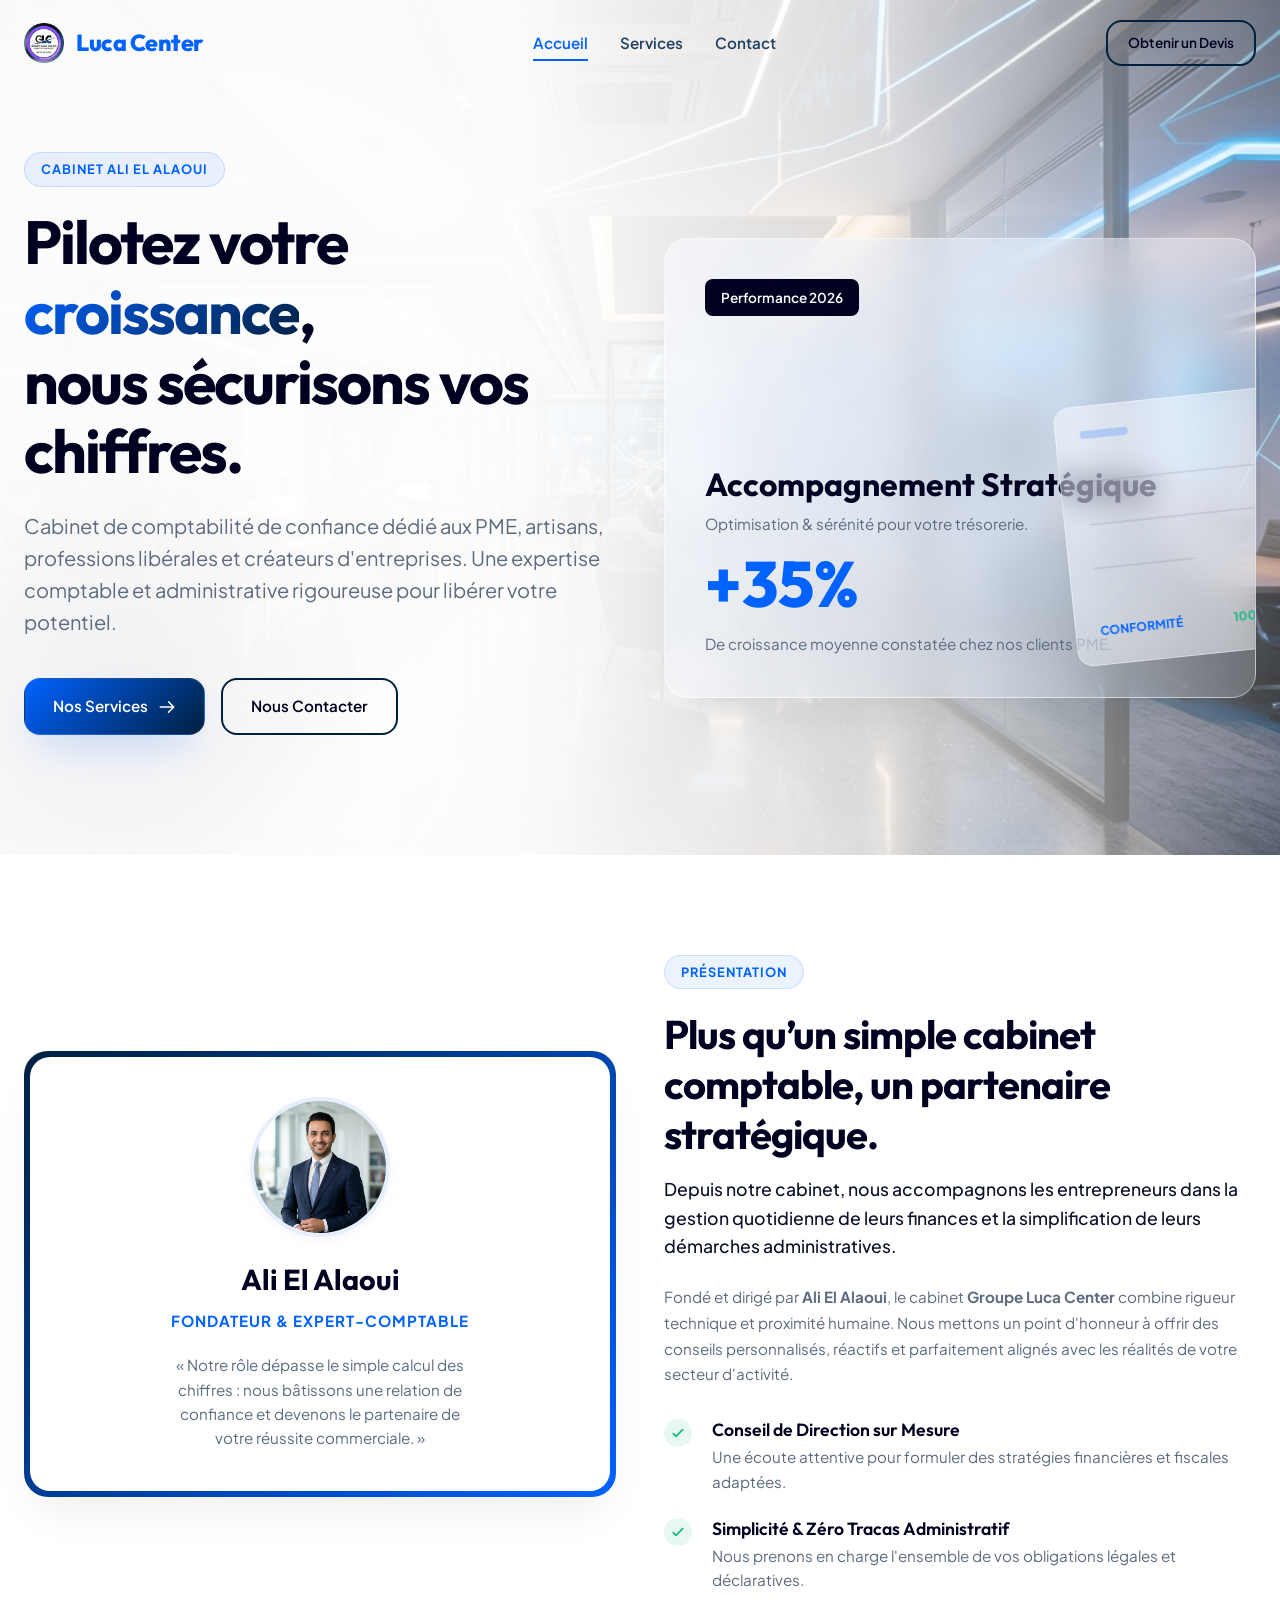
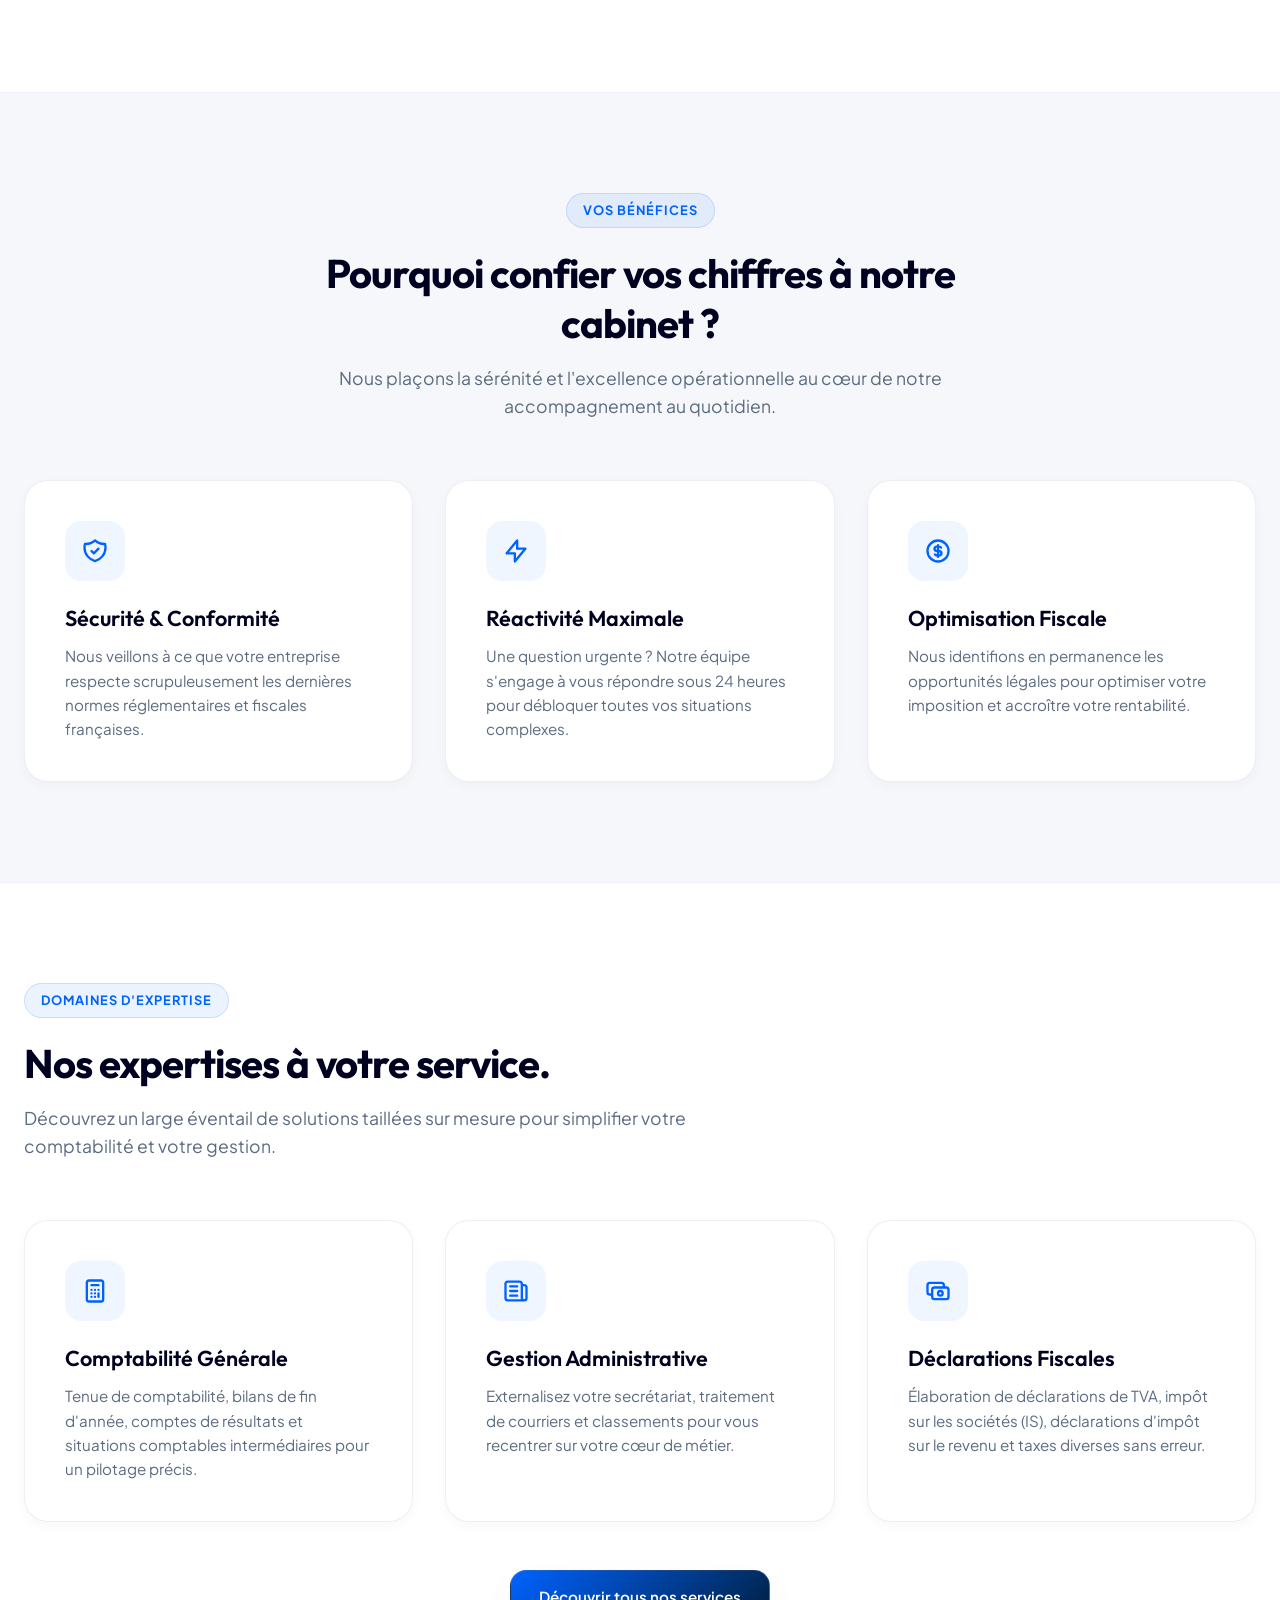
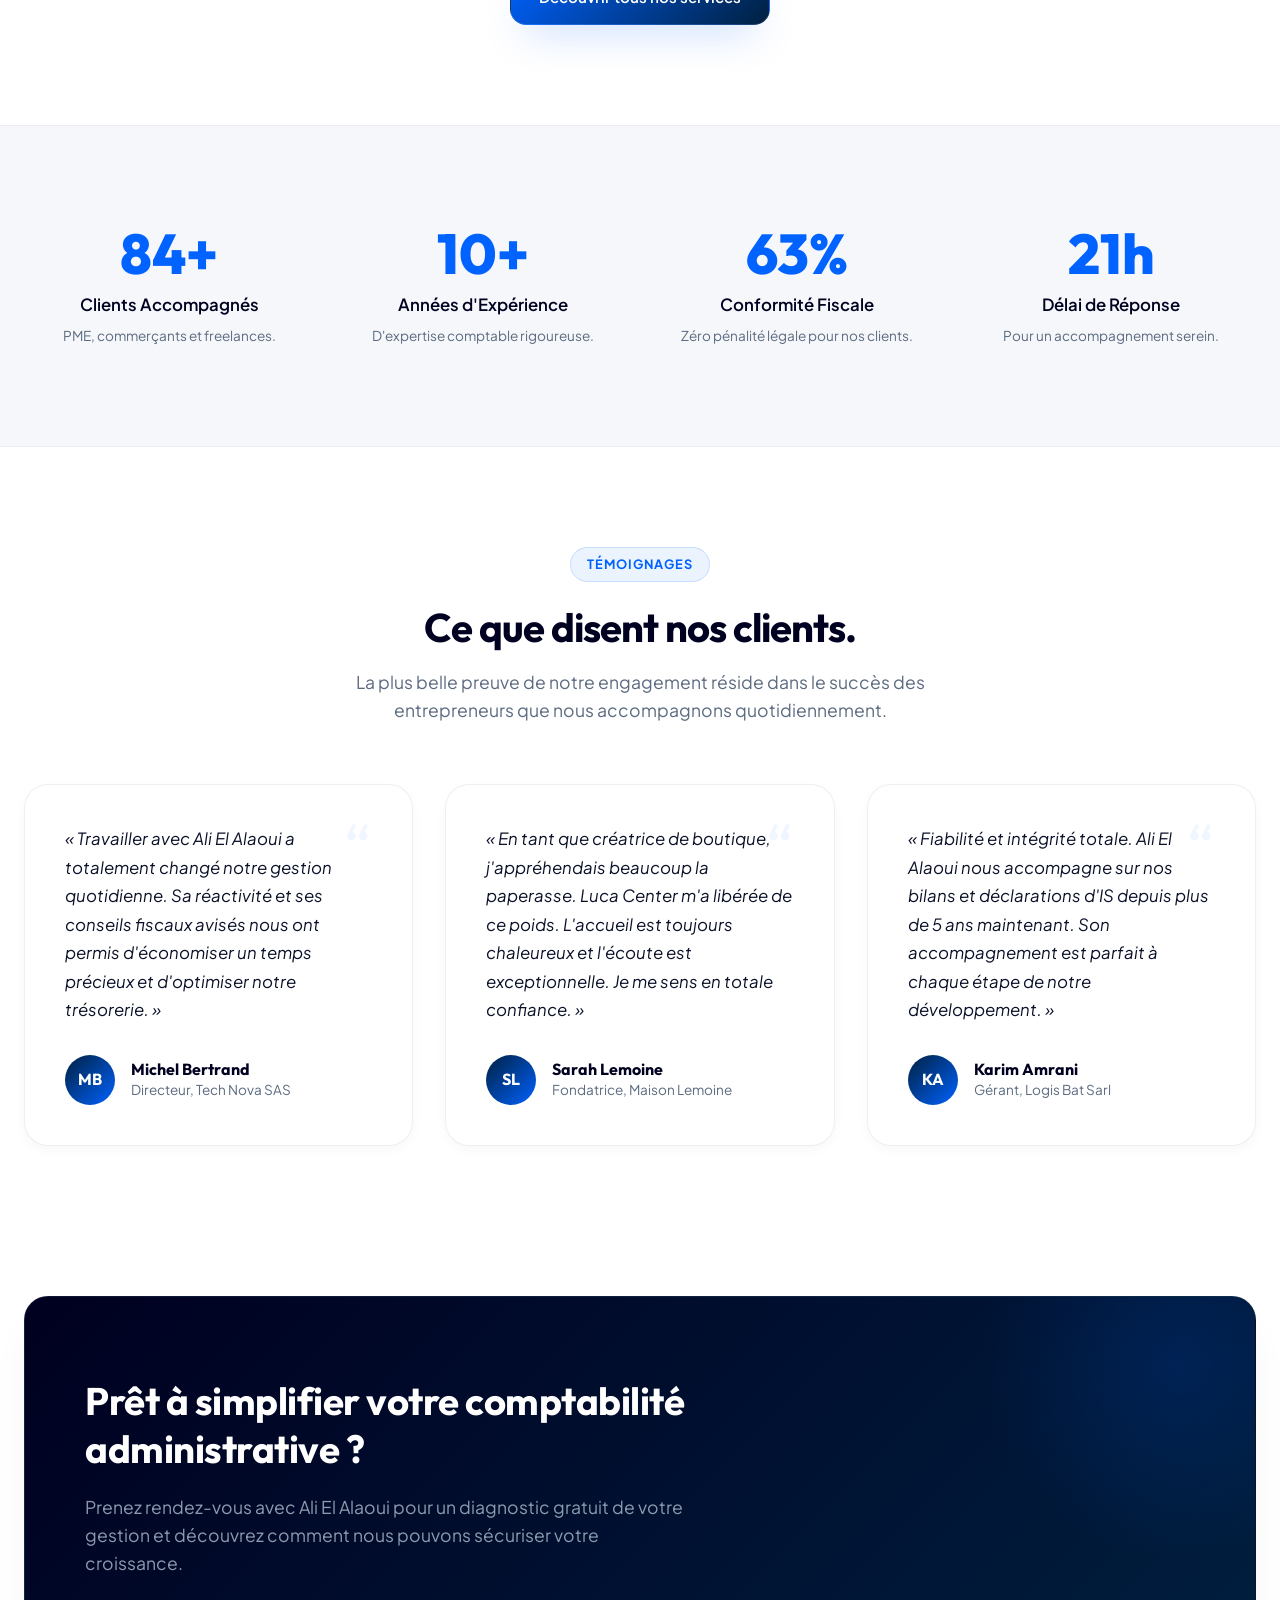
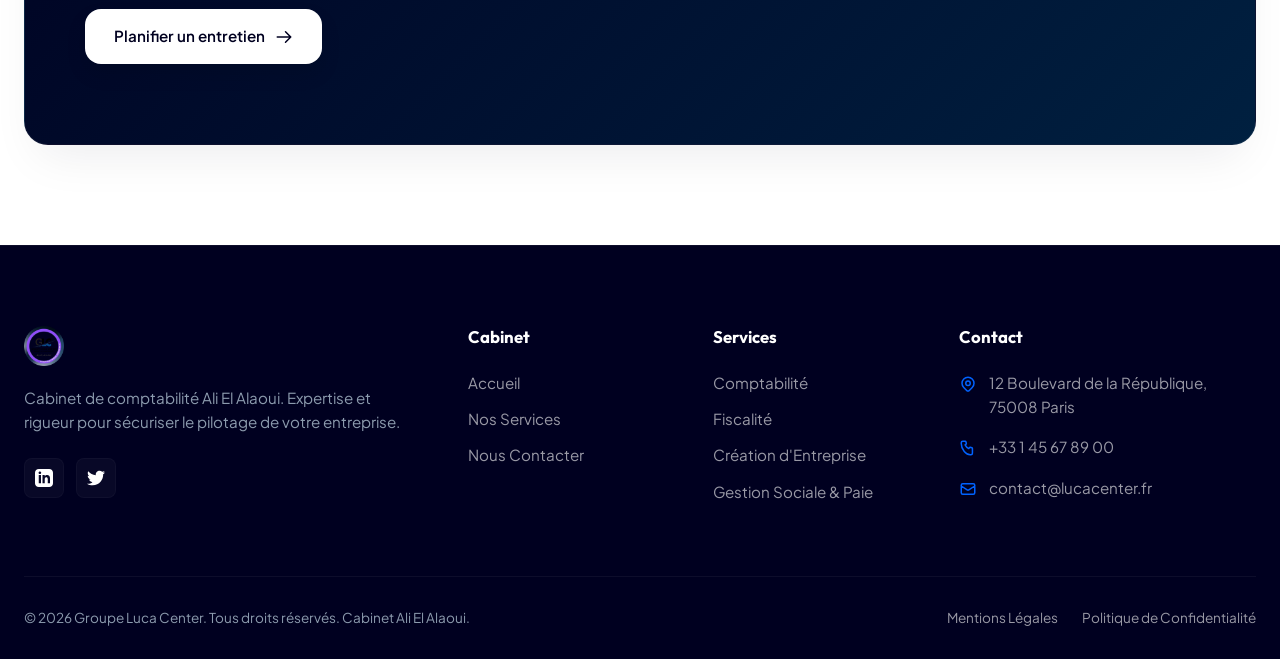
<file: index.html>
<!DOCTYPE html>
<html lang="fr">
<head>
  <meta charset="UTF-8">
  <meta name="viewport" content="width=device-width, initial-scale=1.0">
  
  <!-- SEO Meta Tags -->
  <title>Cabinet Ali El Alaoui | Groupe Luca Center — Cabinet de Comptabilité & Conseil</title>
  <meta name="description" content="Découvrez le Cabinet de Comptabilité Ali El Alaoui & Groupe Luca Center. Accompagnement d'excellence en comptabilité générale, gestion sociale, fiscalité et création d'entreprise pour PME et indépendants.">
  <meta name="keywords" content="comptabilité, cabinet comptable, Ali El Alaoui, Luca Center, fiscalité, création d'entreprise, paie, conseil financier, PME, France">
  <meta name="author" content="Groupe Luca Center">
  
  <!-- Open Graph / Social Media -->
  <meta property="og:type" content="website">
  <meta property="og:title" content="Groupe Luca Center | Cabinet de Comptabilité Ali El Alaoui">
  <meta property="og:description" content="Accompagnement comptable, fiscal et stratégique haut de gamme pour les entreprises en quête de croissance.">
  <meta property="og:site_name" content="Groupe Luca Center">
  
  <!-- Stylesheets -->
  <link rel="stylesheet" href="css/style.css">
</head>
<body>

  <!-- ==========================================================================
       HEADER / NAVBAR
       ========================================================================== -->
  <header class="header" id="mainHeader">
    <div class="container nav-container">
      <!-- Logo -->
      <a href="index.html" class="logo" id="logoLink">
        <img src="logo.png" alt="Luca Center Logo" style="height: 40px; width: auto; object-fit: contain; border-radius: var(--radius-sm);">
        <span>Luca Center</span>
      </a>

      <!-- Navigation Menu -->
      <nav class="nav-menu" id="navMenu">
        <a href="index.html" class="nav-link active" id="navHome">Accueil</a>
        <a href="services.html" class="nav-link" id="navServices">Services</a>
        <a href="contact.html" class="nav-link" id="navContact">Contact</a>
      </nav>

      <!-- Desktop Button -->
      <div class="nav-actions">
        <a href="contact.html" class="btn btn-secondary" style="padding: 10px 20px; font-size: 0.85rem;" id="navCta">Obtenir un Devis</a>
      </div>

      <!-- Hamburger toggle for mobile -->
      <div class="nav-toggle" id="navToggle">
        <span></span>
        <span></span>
        <span></span>
      </div>
    </div>
  </header>

  <!-- ==========================================================================
       HERO SECTION
       ========================================================================== -->
  <section class="hero">
    <div class="container grid-2">
      <!-- Left Content -->
      <div class="hero-content reveal-left">
        <span class="badge">Cabinet Ali El Alaoui</span>
        <h1 class="hero-title">
          Pilotez votre <span>croissance</span>,<br>nous sécurisons vos chiffres.
        </h1>
        <p class="hero-subtitle">
          Cabinet de comptabilité de confiance dédié aux PME, artisans, professions libérales et créateurs d'entreprises. Une expertise comptable et administrative rigoureuse pour libérer votre potentiel.
        </p>
        <div class="hero-actions">
          <a href="services.html" class="btn btn-primary" id="heroBtnServices">
            Nos Services
            <svg style="width: 18px; height: 18px; fill: none; stroke: currentColor; stroke-width: 2;" viewBox="0 0 24 24">
              <path stroke-linecap="round" stroke-linejoin="round" d="M14 5l7 7m0 0l-7 7m7-7H3"/>
            </svg>
          </a>
          <a href="contact.html" class="btn btn-secondary" id="heroBtnContact">Nous Contacter</a>
        </div>
      </div>

      <!-- Right Modern CSS Graphic Panel -->
      <div class="hero-graphics reveal-right">
        <div class="hero-box">
          <span class="hero-box-tag">Performance 2026</span>
          <div class="hero-box-main">
            <h3 class="hero-box-title">Accompagnement Stratégique</h3>
            <p class="hero-box-desc">Optimisation & sérénité pour votre trésorerie.</p>
            <div class="hero-box-number">+35%</div>
            <p class="hero-box-desc">De croissance moyenne constatée chez nos clients PME.</p>
          </div>
          
          <!-- Glassmorphic floating second element -->
          <div class="hero-box-glass">
            <div class="hero-glass-indicator"></div>
            <div class="hero-glass-row"></div>
            <div class="hero-glass-row"></div>
            <div class="hero-glass-row short"></div>
            <div style="display: flex; justify-content: space-between; align-items: center; margin-top: 10px;">
              <span style="font-size: 0.75rem; font-weight: 700; color: var(--primary-blue);">CONFORMITÉ</span>
              <span style="font-size: 0.75rem; font-weight: 700; color: var(--success);">100%</span>
            </div>
          </div>
        </div>
      </div>
    </div>
  </section>

  <!-- ==========================================================================
       PRESENTATION CABINET
       ========================================================================== -->
  <section class="section">
    <div class="container grid-2">
      <!-- Left Image/Graphic Column -->
      <div class="reveal-left">
        <!-- Modern Abstract Frame in Light Colors -->
        <div style="position: relative; border-radius: var(--radius-lg); overflow: hidden; background: linear-gradient(135deg, var(--secondary-blue) 0%, var(--primary-blue) 100%); padding: 6px; box-shadow: var(--shadow-lg);">
          <div style="background-color: var(--bg-white); border-radius: calc(var(--radius-lg) - 4px); padding: 40px 30px; text-align: center;">
            <img src="ali_portrait.png" alt="Ali El Alaoui" style="width: 140px; height: 140px; border-radius: var(--radius-full); object-fit: cover; margin: 0 auto 24px; border: 4px solid rgba(0, 98, 255, 0.1); box-shadow: var(--shadow-sm);">
            <h3 style="font-size: 1.8rem; color: var(--deep-navy); margin-bottom: 12px;">Ali El Alaoui</h3>
            <p style="color: var(--primary-blue); font-weight: 700; font-size: 0.95rem; text-transform: uppercase; letter-spacing: 1px; margin-bottom: 20px;">Fondateur & Expert-Comptable</p>
            <p style="color: var(--text-muted); font-size: 0.95rem; line-height: 1.6; max-width: 320px; margin: 0 auto;">
              « Notre rôle dépasse le simple calcul des chiffres : nous bâtissons une relation de confiance et devenons le partenaire de votre réussite commerciale. »
            </p>
          </div>
        </div>
      </div>

      <!-- Right Description Column -->
      <div class="reveal-right">
        <span class="badge">Présentation</span>
        <h2 class="section-title">Plus qu’un simple cabinet comptable, un partenaire stratégique.</h2>
        <p style="color: var(--text-dark); font-size: 1.1rem; margin-bottom: 24px; font-weight: 500;">
          Depuis notre cabinet, nous accompagnons les entrepreneurs dans la gestion quotidienne de leurs finances et la simplification de leurs démarches administratives.
        </p>
        <p style="color: var(--text-muted); font-size: 0.95rem; margin-bottom: 30px; line-height: 1.7;">
          Fondé et dirigé par <strong>Ali El Alaoui</strong>, le cabinet <strong>Groupe Luca Center</strong> combine rigueur technique et proximité humaine. Nous mettons un point d'honneur à offrir des conseils personnalisés, réactifs et parfaitement alignés avec les réalités de votre secteur d'activité.
        </p>
        
        <div class="about-features">
          <div class="about-feature-item">
            <div class="about-feature-check">
              <svg style="width: 16px; height: 16px; fill: none; stroke: currentColor; stroke-width: 2.5;" viewBox="0 0 24 24">
                <path stroke-linecap="round" stroke-linejoin="round" d="M5 13l4 4L19 7" />
              </svg>
            </div>
            <div>
              <h4 class="about-feature-title">Conseil de Direction sur Mesure</h4>
              <p class="about-feature-desc">Une écoute attentive pour formuler des stratégies financières et fiscales adaptées.</p>
            </div>
          </div>
          <div class="about-feature-item">
            <div class="about-feature-check">
              <svg style="width: 16px; height: 16px; fill: none; stroke: currentColor; stroke-width: 2.5;" viewBox="0 0 24 24">
                <path stroke-linecap="round" stroke-linejoin="round" d="M5 13l4 4L19 7" />
              </svg>
            </div>
            <div>
              <h4 class="about-feature-title">Simplicité & Zéro Tracas Administratif</h4>
              <p class="about-feature-desc">Nous prenons en charge l'ensemble de vos obligations légales et déclaratives.</p>
            </div>
          </div>
        </div>
      </div>
    </div>
  </section>

  <!-- ==========================================================================
       POURQUOI NOUS CHOISIR
       ========================================================================== -->
  <section class="section" style="background-color: var(--bg-soft-gray); border-top: 1px solid rgba(0,0,0,0.02); border-bottom: 1px solid rgba(0,0,0,0.02);">
    <div class="container">
      <div class="section-header center reveal">
        <span class="badge">Vos Bénéfices</span>
        <h2 class="section-title">Pourquoi confier vos chiffres à notre cabinet ?</h2>
        <p class="section-subtitle">Nous plaçons la sérénité et l'excellence opérationnelle au cœur de notre accompagnement au quotidien.</p>
      </div>

      <div class="grid-3">
        <!-- Item 1 -->
        <div class="card reveal" style="transition-delay: 0.1s;">
          <div class="card-icon">
            <svg style="width: 28px; height: 28px; fill: none; stroke: currentColor; stroke-width: 2;" viewBox="0 0 24 24">
              <path stroke-linecap="round" stroke-linejoin="round" d="M9 12l2 2 4-4m5.618-4.016A11.955 11.955 0 0112 2.944a11.955 11.955 0 01-8.618 3.04A12.02 12.02 0 003 9c0 5.591 3.824 10.29 9 11.622 5.176-1.332 9-6.03 9-11.622 0-1.042-.133-2.052-.382-3.016z"/>
            </svg>
          </div>
          <h3 class="card-title">Sécurité & Conformité</h3>
          <p class="card-text">Nous veillons à ce que votre entreprise respecte scrupuleusement les dernières normes réglementaires et fiscales françaises.</p>
        </div>

        <!-- Item 2 -->
        <div class="card reveal" style="transition-delay: 0.2s;">
          <div class="card-icon">
            <svg style="width: 28px; height: 28px; fill: none; stroke: currentColor; stroke-width: 2;" viewBox="0 0 24 24">
              <path stroke-linecap="round" stroke-linejoin="round" d="M13 10V3L4 14h7v7l9-11h-7z"/>
            </svg>
          </div>
          <h3 class="card-title">Réactivité Maximale</h3>
          <p class="card-text">Une question urgente ? Notre équipe s'engage à vous répondre sous 24 heures pour débloquer toutes vos situations complexes.</p>
        </div>

        <!-- Item 3 -->
        <div class="card reveal" style="transition-delay: 0.3s;">
          <div class="card-icon">
            <svg style="width: 28px; height: 28px; fill: none; stroke: currentColor; stroke-width: 2;" viewBox="0 0 24 24">
              <path stroke-linecap="round" stroke-linejoin="round" d="M12 8c-1.657 0-3 .895-3 2s1.343 2 3 2 3 .895 3 2-1.343 2-3 2m0-8c1.11 0 2.08.402 2.599 1M12 8V7m0 1v8m0 0v1m0-1c-1.11 0-2.08-.402-2.599-1M21 12a9 9 0 11-18 0 9 9 0 0118 0z"/>
            </svg>
          </div>
          <h3 class="card-title">Optimisation Fiscale</h3>
          <p class="card-text">Nous identifions en permanence les opportunités légales pour optimiser votre imposition et accroître votre rentabilité.</p>
        </div>
      </div>
    </div>
  </section>

  <!-- ==========================================================================
       SERVICES PREVIEW CARDS
       ========================================================================== -->
  <section class="section">
    <div class="container">
      <div class="section-header reveal">
        <span class="badge">Domaines d'Expertise</span>
        <h2 class="section-title">Nos expertises à votre service.</h2>
        <p class="section-subtitle">Découvrez un large éventail de solutions taillées sur mesure pour simplifier votre comptabilité et votre gestion.</p>
      </div>

      <div class="grid-3" style="margin-bottom: 48px;">
        <!-- Service 1 -->
        <div class="card reveal" style="transition-delay: 0.1s;">
          <div class="card-icon">
            <svg style="width: 28px; height: 28px; fill: none; stroke: currentColor; stroke-width: 2;" viewBox="0 0 24 24">
              <path stroke-linecap="round" stroke-linejoin="round" d="M9 7h6m0 10v-3m-3 3h.01M9 17h.01M9 14h.01M12 14h.01M15 11h.01M12 11h.01M9 11h.01M7 21h10a2 2 0 002-2V5a2 2 0 00-2-2H7a2 2 0 00-2 2v14a2 2 0 002 2z"/>
            </svg>
          </div>
          <h3 class="card-title">Comptabilité Générale</h3>
          <p class="card-text">Tenue de comptabilité, bilans de fin d'année, comptes de résultats et situations comptables intermédiaires pour un pilotage précis.</p>
        </div>

        <!-- Service 2 -->
        <div class="card reveal" style="transition-delay: 0.2s;">
          <div class="card-icon">
            <svg style="width: 28px; height: 28px; fill: none; stroke: currentColor; stroke-width: 2;" viewBox="0 0 24 24">
              <path stroke-linecap="round" stroke-linejoin="round" d="M19 20H5a2 2 0 01-2-2V6a2 2 0 012-2h10a2 2 0 012 2v1m2 13a2 2 0 01-2-2V7m2 13a2 2 0 002-2V9a2 2 0 00-2-2h-2m-4-3H9M7 16h6M7 8h6m-6 4h6"/>
            </svg>
          </div>
          <h3 class="card-title">Gestion Administrative</h3>
          <p class="card-text">Externalisez votre secrétariat, traitement de courriers et classements pour vous recentrer sur votre cœur de métier.</p>
        </div>

        <!-- Service 3 -->
        <div class="card reveal" style="transition-delay: 0.3s;">
          <div class="card-icon">
            <svg style="width: 28px; height: 28px; fill: none; stroke: currentColor; stroke-width: 2;" viewBox="0 0 24 24">
              <path stroke-linecap="round" stroke-linejoin="round" d="M17 9V7a2 2 0 00-2-2H5a2 2 0 00-2 2v6a2 2 0 002 2h2m2 4h10a2 2 0 002-2v-6a2 2 0 00-2-2H9a2 2 0 00-2 2v6a2 2 0 002 2zm7-5a2 2 0 11-4 0 2 2 0 014 0z"/>
            </svg>
          </div>
          <h3 class="card-title">Déclarations Fiscales</h3>
          <p class="card-text">Élaboration de déclarations de TVA, impôt sur les sociétés (IS), déclarations d'impôt sur le revenu et taxes diverses sans erreur.</p>
        </div>
      </div>

      <div style="text-align: center;" class="reveal">
        <a href="services.html" class="btn btn-primary" id="previewBtnAllServices">Découvrir tous nos services</a>
      </div>
    </div>
  </section>

  <!-- ==========================================================================
       CHIFFRES CLES
       ========================================================================== -->
  <section class="stats section">
    <div class="container">
      <div class="grid-4">
        <!-- Stat 1 -->
        <div class="stat-item reveal">
          <div class="stat-number" data-target="150" data-suffix="+">0</div>
          <div class="stat-title">Clients Accompagnés</div>
          <div class="stat-desc">PME, commerçants et freelances.</div>
        </div>

        <!-- Stat 2 -->
        <div class="stat-item reveal" style="transition-delay: 0.1s;">
          <div class="stat-number" data-target="10" data-suffix="+">0</div>
          <div class="stat-title">Années d'Expérience</div>
          <div class="stat-desc">D'expertise comptable rigoureuse.</div>
        </div>

        <!-- Stat 3 -->
        <div class="stat-item reveal" style="transition-delay: 0.2s;">
          <div class="stat-number" data-target="100" data-suffix="%">0</div>
          <div class="stat-title">Conformité Fiscale</div>
          <div class="stat-desc">Zéro pénalité légale pour nos clients.</div>
        </div>

        <!-- Stat 4 -->
        <div class="stat-item reveal" style="transition-delay: 0.3s;">
          <div class="stat-number" data-target="24" data-suffix="h">0</div>
          <div class="stat-title">Délai de Réponse</div>
          <div class="stat-desc">Pour un accompagnement serein.</div>
        </div>
      </div>
    </div>
  </section>

  <!-- ==========================================================================
       TESTIMONIALS SECTION
       ========================================================================== -->
  <section class="section">
    <div class="container">
      <div class="section-header center reveal">
        <span class="badge">Témoignages</span>
        <h2 class="section-title">Ce que disent nos clients.</h2>
        <p class="section-subtitle">La plus belle preuve de notre engagement réside dans le succès des entrepreneurs que nous accompagnons quotidiennement.</p>
      </div>

      <div class="grid-3">
        <!-- Testimonial 1 -->
        <div class="testimonial-card reveal">
          <div class="quote-icon">“</div>
          <p class="testimonial-text">
            « Travailler avec Ali El Alaoui a totalement changé notre gestion quotidienne. Sa réactivité et ses conseils fiscaux avisés nous ont permis d'économiser un temps précieux et d'optimiser notre trésorerie. »
          </p>
          <div class="testimonial-author">
            <div class="author-avatar">MB</div>
            <div>
              <h4 class="author-name">Michel Bertrand</h4>
              <p class="author-company">Directeur, Tech Nova SAS</p>
            </div>
          </div>
        </div>

        <!-- Testimonial 2 -->
        <div class="testimonial-card reveal" style="transition-delay: 0.15s;">
          <div class="quote-icon">“</div>
          <p class="testimonial-text">
            « En tant que créatrice de boutique, j'appréhendais beaucoup la paperasse. Luca Center m'a libérée de ce poids. L'accueil est toujours chaleureux et l'écoute est exceptionnelle. Je me sens en totale confiance. »
          </p>
          <div class="testimonial-author">
            <div class="author-avatar">SL</div>
            <div>
              <h4 class="author-name">Sarah Lemoine</h4>
              <p class="author-company">Fondatrice, Maison Lemoine</p>
            </div>
          </div>
        </div>

        <!-- Testimonial 3 -->
        <div class="testimonial-card reveal" style="transition-delay: 0.3s;">
          <div class="quote-icon">“</div>
          <p class="testimonial-text">
            « Fiabilité et intégrité totale. Ali El Alaoui nous accompagne sur nos bilans et déclarations d'IS depuis plus de 5 ans maintenant. Son accompagnement est parfait à chaque étape de notre développement. »
          </p>
          <div class="testimonial-author">
            <div class="author-avatar">KA</div>
            <div>
              <h4 class="author-name">Karim Amrani</h4>
              <p class="author-company">Gérant, Logis Bat Sarl</p>
            </div>
          </div>
        </div>
      </div>
    </div>
  </section>

  <!-- ==========================================================================
       CALL TO ACTION BANNER
       ========================================================================== -->
  <section class="section" style="padding-top: 50px;">
    <div class="container">
      <div class="cta-banner reveal">
        <div class="cta-banner-content">
          <h2 class="cta-banner-title">Prêt à simplifier votre comptabilité administrative ?</h2>
          <p class="cta-banner-text">
            Prenez rendez-vous avec Ali El Alaoui pour un diagnostic gratuit de votre gestion et découvrez comment nous pouvons sécuriser votre croissance.
          </p>
          <a href="contact.html" class="btn btn-primary" style="background: white; color: var(--deep-navy); box-shadow: 0 10px 20px rgba(0,0,0,0.1);" id="ctaBannerBtn">
            Planifier un entretien
            <svg style="width: 18px; height: 18px; fill: none; stroke: currentColor; stroke-width: 2;" viewBox="0 0 24 24">
              <path stroke-linecap="round" stroke-linejoin="round" d="M14 5l7 7m0 0l-7 7m7-7H3"/>
            </svg>
          </a>
        </div>
      </div>
    </div>
  </section>

  <!-- ==========================================================================
       FOOTER
       ========================================================================== -->
  <footer class="footer">
    <div class="container">
      <div class="footer-top">
        <!-- Brand Col -->
        <div class="footer-brand">
          <img src="logo.png" alt="Groupe Luca Center" style="height: 40px; width: auto; object-fit: contain; margin-bottom: 20px; border-radius: var(--radius-sm);">
          <p>
            Cabinet de comptabilité Ali El Alaoui. Expertise et rigueur pour sécuriser le pilotage de votre entreprise.
          </p>
          <div class="social-links">
            <a href="#" class="social-link" aria-label="LinkedIn">
              <svg style="width: 18px; height: 18px; fill: currentColor;" viewBox="0 0 24 24">
                <path d="M19 0h-14c-2.761 0-5 2.239-5 5v14c0 2.761 2.239 5 5 5h14c2.762 0 5-2.239 5-5v-14c0-2.761-2.238-5-5-5zm-11 19h-3v-11h3v11zm-1.5-12.268c-.966 0-1.75-.779-1.75-1.75s.784-1.75 1.75-1.75 1.75.779 1.75 1.75-.784 1.75-1.75 1.75zm13.5 12.268h-3v-5.604c0-3.368-4-3.113-4 0v5.604h-3v-11h3v1.765c1.396-2.586 7-2.777 7 2.476v6.759z"/>
              </svg>
            </a>
            <a href="#" class="social-link" aria-label="Twitter">
              <svg style="width: 18px; height: 18px; fill: currentColor;" viewBox="0 0 24 24">
                <path d="M24 4.557c-.883.392-1.832.656-2.828.775 1.017-.609 1.798-1.574 2.165-2.724-.951.564-2.005.974-3.127 1.195-.897-.957-2.178-1.555-3.594-1.555-3.179 0-5.515 2.966-4.797 6.045-4.091-.205-7.719-2.165-10.148-5.144-1.29 2.213-.669 5.108 1.523 6.574-.806-.026-1.566-.247-2.229-.616-.054 2.281 1.581 4.415 3.949 4.89-.693.188-1.452.232-2.224.084.626 1.956 2.444 3.379 4.6 3.419-2.07 1.623-4.678 2.348-7.29 2.04 2.179 1.397 4.768 2.212 7.548 2.212 9.142 0 14.307-7.721 13.995-14.646.962-.695 1.797-1.562 2.457-2.549z"/>
              </svg>
            </a>
          </div>
        </div>

        <!-- Links Col 1 -->
        <div>
          <h4 class="footer-title">Cabinet</h4>
          <ul class="footer-links">
            <li><a href="index.html">Accueil</a></li>
            <li><a href="services.html">Nos Services</a></li>
            <li><a href="contact.html">Nous Contacter</a></li>
          </ul>
        </div>

        <!-- Links Col 2 -->
        <div>
          <h4 class="footer-title">Services</h4>
          <ul class="footer-links">
            <li><a href="services.html">Comptabilité</a></li>
            <li><a href="services.html">Fiscalité</a></li>
            <li><a href="services.html">Création d'Entreprise</a></li>
            <li><a href="services.html">Gestion Sociale & Paie</a></li>
          </ul>
        </div>

        <!-- Contact Col -->
        <div>
          <h4 class="footer-title">Contact</h4>
          <div class="footer-contact-item">
            <svg style="width: 18px; height: 18px; fill: none; stroke: currentColor; stroke-width: 2;" viewBox="0 0 24 24">
              <path stroke-linecap="round" stroke-linejoin="round" d="M17.657 16.657L13.414 20.9a1.998 1.998 0 01-2.827 0l-4.244-4.243a8 8 0 1111.314 0z"/>
              <path stroke-linecap="round" stroke-linejoin="round" d="M15 11a3 3 0 11-6 0 3 3 0 016 0z"/>
            </svg>
            <span>12 Boulevard de la République, 75008 Paris</span>
          </div>
          <div class="footer-contact-item">
            <svg style="width: 18px; height: 18px; fill: none; stroke: currentColor; stroke-width: 2;" viewBox="0 0 24 24">
              <path stroke-linecap="round" stroke-linejoin="round" d="M3 5a2 2 0 012-2h3.28a1 1 0 01.94.725l.548 2.2a1 1 0 01-.321.988l-1.305.98a10.582 10.582 0 004.872 4.872l.98-1.305a1 1 0 01.988-.321l2.2.548a1 1 0 01.725.94V19a2 2 0 01-2 2h-1C9.716 21 3 14.284 3 6V5z"/>
            </svg>
            <span>+33 1 45 67 89 00</span>
          </div>
          <div class="footer-contact-item">
            <svg style="width: 18px; height: 18px; fill: none; stroke: currentColor; stroke-width: 2;" viewBox="0 0 24 24">
              <path stroke-linecap="round" stroke-linejoin="round" d="M3 8l7.89 5.26a2 2 0 002.22 0L21 8M5 19h14a2 2 0 002-2V7a2 2 0 00-2-2H5a2 2 0 00-2 2v10a2 2 0 002 2z"/>
            </svg>
            <span>contact@lucacenter.fr</span>
          </div>
        </div>
      </div>

      <!-- Footer Bottom -->
      <div class="footer-bottom">
        <div class="footer-copy">
          &copy; 2026 Groupe Luca Center. Tous droits réservés. Cabinet Ali El Alaoui.
        </div>
        <div class="footer-legal-links">
          <a href="#">Mentions Légales</a>
          <a href="#">Politique de Confidentialité</a>
        </div>
      </div>
    </div>
  </footer>

  <!-- Scripts -->
  <script src="js/main.js"></script>
</body>
</html>
</file>
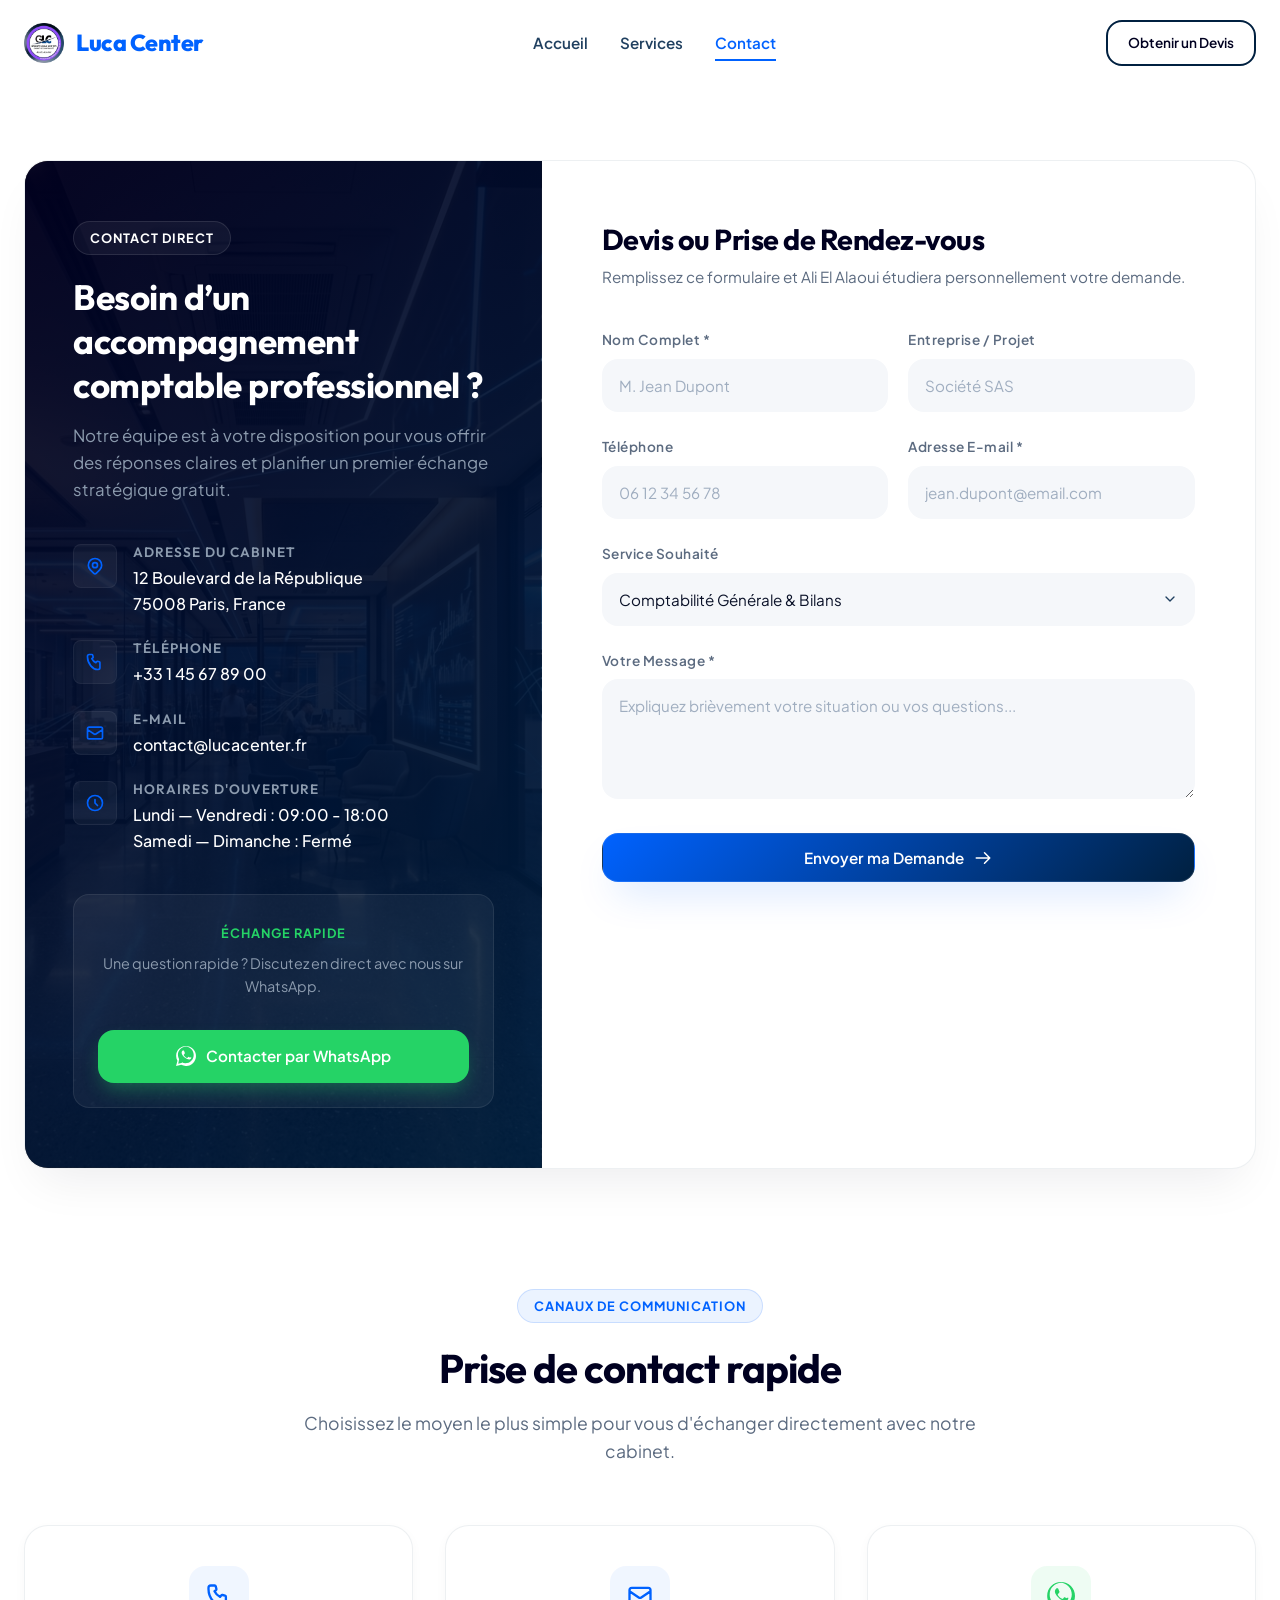
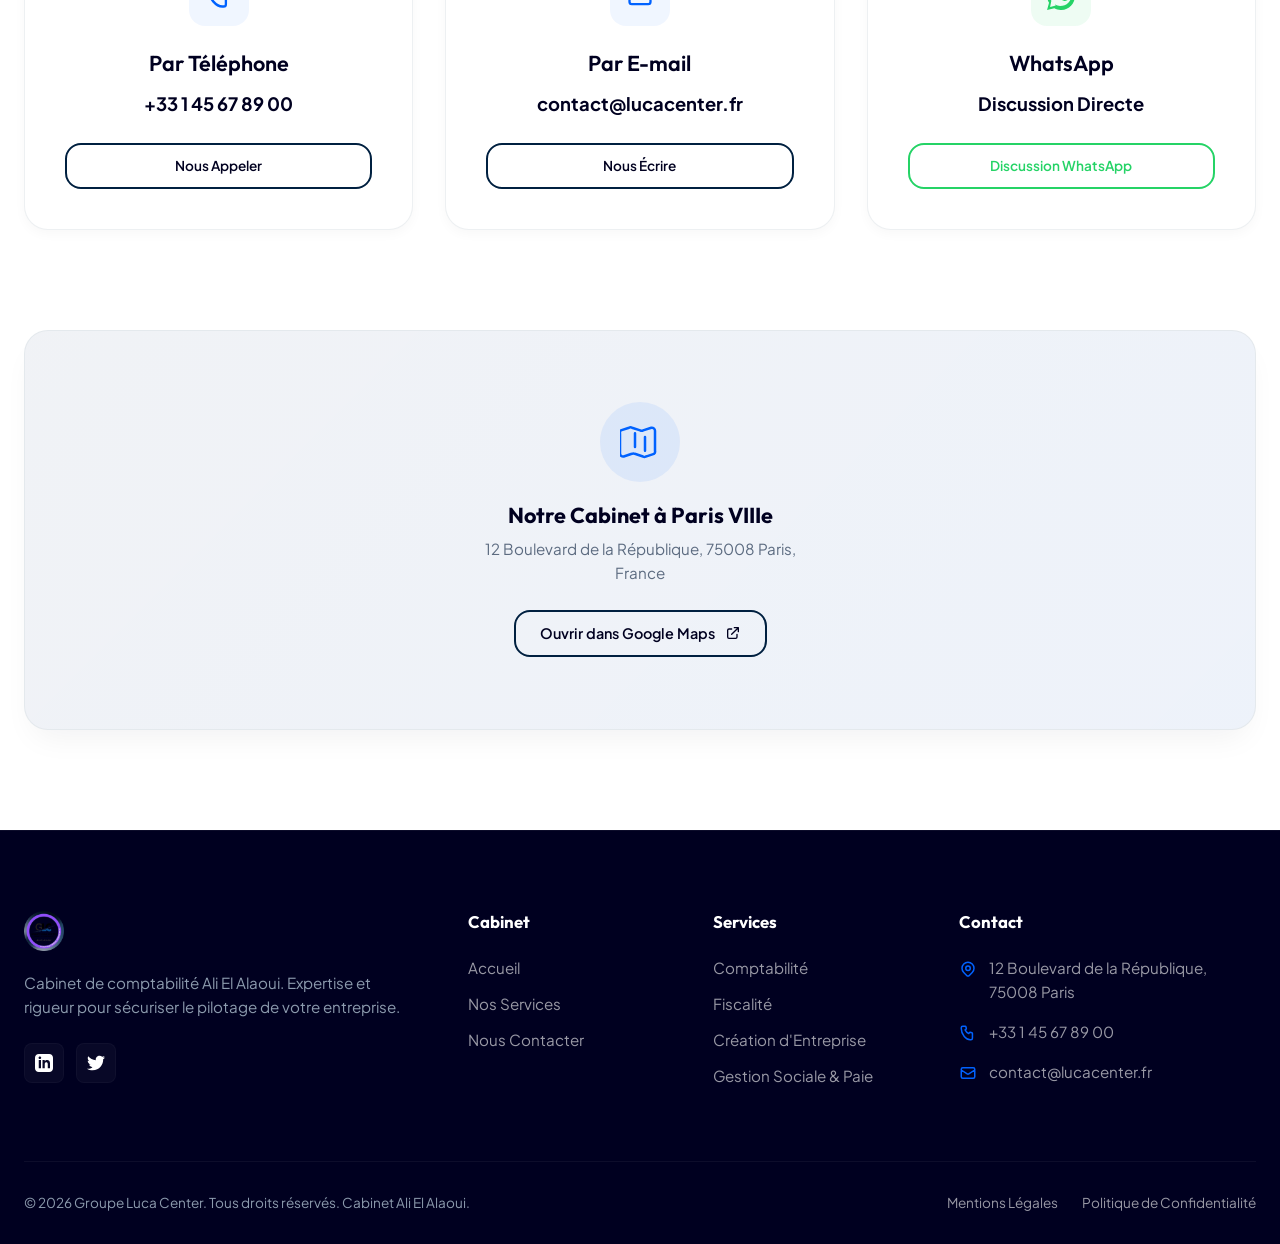
<file: contact.html>
<!DOCTYPE html>
<html lang="fr">
<head>
  <meta charset="UTF-8">
  <meta name="viewport" content="width=device-width, initial-scale=1.0">
  
  <!-- SEO Meta Tags -->
  <title>Contactez-nous | Cabinet Ali El Alaoui & Groupe Luca Center</title>
  <meta name="description" content="Prenez rendez-vous avec le cabinet comptable Ali El Alaoui à Paris. Formulaire de devis gratuit, coordonnées directes, support WhatsApp et horaires d'ouverture.">
  <meta name="keywords" content="contact cabinet comptable, devis comptable gratuit, Ali El Alaoui, Luca Center, prendre rendez-vous, comptable Paris">
  <meta name="author" content="Groupe Luca Center">
  
  <!-- Open Graph -->
  <meta property="og:type" content="website">
  <meta property="og:title" content="Prendre Contact | Groupe Luca Center">
  <meta property="og:description" content="Besoin d'un accompagnement sur mesure ? Prenez contact avec Ali El Alaoui pour un rendez-vous gratuit.">
  <meta property="og:site_name" content="Groupe Luca Center">
  
  <!-- Stylesheets -->
  <link rel="stylesheet" href="css/style.css">
</head>
<body>

  <!-- ==========================================================================
       HEADER / NAVBAR
       ========================================================================== -->
  <header class="header" id="mainHeader">
    <div class="container nav-container">
      <!-- Logo -->
      <a href="index.html" class="logo" id="logoLink">
        <img src="logo.png" alt="Luca Center Logo" style="height: 40px; width: auto; object-fit: contain; border-radius: var(--radius-sm);">
        <span>Luca Center</span>
      </a>

      <!-- Navigation Menu -->
      <nav class="nav-menu" id="navMenu">
        <a href="index.html" class="nav-link" id="navHome">Accueil</a>
        <a href="services.html" class="nav-link" id="navServices">Services</a>
        <a href="contact.html" class="nav-link active" id="navContact">Contact</a>
      </nav>

      <!-- Desktop Button -->
      <div class="nav-actions">
        <a href="contact.html" class="btn btn-secondary" style="padding: 10px 20px; font-size: 0.85rem;" id="navCta">Obtenir un Devis</a>
      </div>

      <!-- Hamburger toggle for mobile -->
      <div class="nav-toggle" id="navToggle">
        <span></span>
        <span></span>
        <span></span>
      </div>
    </div>
  </header>

  <!-- ==========================================================================
       CONTACT SPLIT CONTAINER
       ========================================================================== -->
  <div class="container contact-container">
    <div class="contact-layout reveal">
      
      <!-- LEFT SIDEBAR : DEEP NAVY INFO PANEL -->
      <div class="contact-sidebar">
        <div class="contact-sidebar-header">
          <span class="badge badge-dark">Contact Direct</span>
          <h2>Besoin d’un accompagnement comptable professionnel ?</h2>
          <p>Notre équipe est à votre disposition pour vous offrir des réponses claires et planifier un premier échange stratégique gratuit.</p>
        </div>

        <!-- Info List -->
        <div class="contact-info-list">
          
          <!-- Item 1: Address -->
          <div class="contact-info-item">
            <div class="contact-info-icon">
              <svg style="width: 20px; height: 20px; fill: none; stroke: currentColor; stroke-width: 2;" viewBox="0 0 24 24">
                <path stroke-linecap="round" stroke-linejoin="round" d="M17.657 16.657L13.414 20.9a1.998 1.998 0 01-2.827 0l-4.244-4.243a8 8 0 1111.314 0z"/>
                <path stroke-linecap="round" stroke-linejoin="round" d="M15 11a3 3 0 11-6 0 3 3 0 016 0z"/>
              </svg>
            </div>
            <div class="contact-info-content">
              <h4>Adresse du Cabinet</h4>
              <p>12 Boulevard de la République<br>75008 Paris, France</p>
            </div>
          </div>

          <!-- Item 2: Phone -->
          <div class="contact-info-item">
            <div class="contact-info-icon">
              <svg style="width: 20px; height: 20px; fill: none; stroke: currentColor; stroke-width: 2;" viewBox="0 0 24 24">
                <path stroke-linecap="round" stroke-linejoin="round" d="M3 5a2 2 0 012-2h3.28a1 1 0 01.94.725l.548 2.2a1 1 0 01-.321.988l-1.305.98a10.582 10.582 0 004.872 4.872l.98-1.305a1 1 0 01.988-.321l2.2.548a1 1 0 01.725.94V19a2 2 0 01-2 2h-1C9.716 21 3 14.284 3 6V5z"/>
              </svg>
            </div>
            <div class="contact-info-content">
              <h4>Téléphone</h4>
              <p>+33 1 45 67 89 00</p>
            </div>
          </div>

          <!-- Item 3: Email -->
          <div class="contact-info-item">
            <div class="contact-info-icon">
              <svg style="width: 20px; height: 20px; fill: none; stroke: currentColor; stroke-width: 2;" viewBox="0 0 24 24">
                <path stroke-linecap="round" stroke-linejoin="round" d="M3 8l7.89 5.26a2 2 0 002.22 0L21 8M5 19h14a2 2 0 002-2V7a2 2 0 00-2-2H5a2 2 0 00-2 2v10a2 2 0 002 2z"/>
              </svg>
            </div>
            <div class="contact-info-content">
              <h4>E-mail</h4>
              <p>contact@lucacenter.fr</p>
            </div>
          </div>

          <!-- Item 4: Opening Hours -->
          <div class="contact-info-item">
            <div class="contact-info-icon">
              <svg style="width: 20px; height: 20px; fill: none; stroke: currentColor; stroke-width: 2;" viewBox="0 0 24 24">
                <path stroke-linecap="round" stroke-linejoin="round" d="M12 8v4l3 3m6-3a9 9 0 11-18 0 9 9 0 0118 0z"/>
              </svg>
            </div>
            <div class="contact-info-content">
              <h4>Horaires d'Ouverture</h4>
              <p>Lundi — Vendredi : 09:00 - 18:00<br>Samedi — Dimanche : Fermé</p>
            </div>
          </div>

        </div>

        <!-- WhatsApp Integration Card -->
        <div style="background: rgba(255, 255, 255, 0.05); border: 1px solid rgba(255, 255, 255, 0.08); border-radius: var(--radius-md); padding: 24px; text-align: center;">
          <span style="font-size: 0.8rem; font-weight: 700; color: #25D366; text-transform: uppercase; letter-spacing: 1px;">Échange Rapide</span>
          <p style="font-size: 0.9rem; color: #8C9BAE; margin: 8px 0 16px;">Une question rapide ? Discutez en direct avec nous sur WhatsApp.</p>
          <a href="https://wa.me/33145678900" target="_blank" class="btn btn-whatsapp" id="whatsappContactBtn">
            <svg style="width: 20px; height: 20px; fill: currentColor;" viewBox="0 0 24 24">
              <path d="M.057 24l1.687-6.163c-1.041-1.804-1.588-3.849-1.587-5.946C.06 5.348 5.397.01 12.008.01c3.202.001 6.212 1.246 8.477 3.514 2.266 2.268 3.507 5.28 3.505 8.484-.004 6.657-5.34 11.997-11.953 11.997-2.005-.001-3.973-.502-5.724-1.457L0 24zm6.59-4.846c1.6.95 3.188 1.449 4.625 1.45 5.489 0 9.953-4.462 9.956-9.953.002-2.661-1.034-5.163-2.915-7.046C16.435 1.72 13.935.686 12.278.686c-5.49 0-9.956 4.462-9.958 9.954-.001 1.905.485 3.766 1.411 5.385L2.68 21.365l4.896-1.282zM17.065 14c-.276-.138-1.636-.807-1.89-.9-.253-.092-.438-.138-.621.138-.184.277-.714.9-.875 1.085-.16.184-.321.208-.598.07a7.534 7.534 0 01-2.22-1.37 8.311 8.311 0 01-1.536-1.916c-.255-.437-.027-.674.19-.89.196-.194.438-.508.657-.762.22-.254.293-.438.438-.727.147-.29.074-.543-.037-.773-.11-.23-.621-1.5-.851-2.05-.224-.54-.47-.466-.644-.475-.167-.008-.357-.01-.548-.01-.191 0-.501.072-.763.356-.262.285-.999.977-.999 2.383s1.022 2.76 1.165 2.952c.143.193 2.012 3.072 4.875 4.31.681.295 1.213.47 1.627.602.685.218 1.309.187 1.802.114.549-.08 1.636-.668 1.865-1.31.23-.64.23-1.19.16-1.31-.07-.12-.253-.188-.53-.326z"/>
            </svg>
            Contacter par WhatsApp
          </a>
        </div>
      </div>

      <!-- RIGHT PANEL : PREMIUM CONTACT FORM -->
      <div class="contact-form-wrapper">
        <h3 class="form-title">Devis ou Prise de Rendez-vous</h3>
        <p class="form-subtitle">Remplissez ce formulaire et Ali El Alaoui étudiera personnellement votre demande.</p>
        
        <form class="contact-form" id="contactForm">
          
          <!-- Row 1: Name and Business -->
          <div class="form-row">
            <div class="form-group">
              <label class="form-label" for="name">Nom Complet *</label>
              <input type="text" id="name" class="form-control" placeholder="M. Jean Dupont" required>
            </div>
            <div class="form-group">
              <label class="form-label" for="company">Entreprise / Projet</label>
              <input type="text" id="company" class="form-control" placeholder="Société SAS">
            </div>
          </div>

          <!-- Row 2: Phone and Email -->
          <div class="form-row">
            <div class="form-group">
              <label class="form-label" for="phone">Téléphone</label>
              <input type="tel" id="phone" class="form-control" placeholder="06 12 34 56 78">
            </div>
            <div class="form-group">
              <label class="form-label" for="email">Adresse E-mail *</label>
              <input type="email" id="email" class="form-control" placeholder="jean.dupont@email.com" required>
            </div>
          </div>

          <!-- Select Field: Service desired -->
          <div class="form-group">
            <label class="form-label" for="service">Service Souhaité</label>
            <select id="service" class="form-control" style="appearance: none; background-image: url('data:image/svg+xml;charset=utf-8,<svg xmlns=%22http://www.w3.org/2000/svg%22 viewBox=%220 0 24 24%22 fill=%22none%22 stroke=%22%23204060%22 stroke-width=%222%22 stroke-linecap=%22round%22 stroke-linejoin=%22round%22><path d=%22M6 9l6 6 6-6%22/></svg>'); background-repeat: no-repeat; background-position: right 16px center; background-size: 16px;">
              <option value="comptabilite">Comptabilité Générale & Bilans</option>
              <option value="fiscalite">Déclarations Fiscales & Conseil</option>
              <option value="creation">Création d'Entreprise & Statuts</option>
              <option value="paie">Gestion Sociale & Fiches de Paie</option>
              <option value="assistance">Assistance & Secrétariat Administratif</option>
              <option value="accompagnement">Accompagnement PME Régulier</option>
              <option value="autre">Autre Demande Spécifique</option>
            </select>
          </div>

          <!-- Message Field -->
          <div class="form-group">
            <label class="form-label" for="message">Votre Message *</label>
            <textarea id="message" class="form-control" placeholder="Expliquez brièvement votre situation ou vos questions..." required></textarea>
          </div>

          <!-- Submit Button -->
          <button type="submit" class="btn btn-primary" style="margin-top: 10px; width: 100%;" id="formSubmitBtn">
            Envoyer ma Demande
            <svg style="width: 18px; height: 18px; fill: none; stroke: currentColor; stroke-width: 2;" viewBox="0 0 24 24">
              <path stroke-linecap="round" stroke-linejoin="round" d="M14 5l7 7m0 0l-7 7m7-7H3"/>
            </svg>
          </button>
        </form>
      </div>

    </div>
  </div>

  <!-- ==========================================================================
       QUICK CONTACTS CARDS SECTION
       ========================================================================== -->
  <section class="section" style="padding-top: 40px; padding-bottom: 40px;">
    <div class="container">
      <div class="section-header center reveal">
        <span class="badge">Canaux de communication</span>
        <h2 class="section-title">Prise de contact rapide</h2>
        <p class="section-subtitle">Choisissez le moyen le plus simple pour vous d'échanger directement avec notre cabinet.</p>
      </div>

      <div class="grid-3">
        <!-- Card 1: Téléphone -->
        <div class="card reveal" style="text-align: center; display: flex; flex-direction: column; justify-content: space-between; height: 100%;">
          <div>
            <div class="card-icon" style="margin: 0 auto 24px;">
              <svg style="width: 28px; height: 28px; fill: none; stroke: currentColor; stroke-width: 2;" viewBox="0 0 24 24">
                <path stroke-linecap="round" stroke-linejoin="round" d="M3 5a2 2 0 012-2h3.28a1 1 0 01.94.725l.548 2.2a1 1 0 01-.321.988l-1.305.98a10.582 10.582 0 004.872 4.872l.98-1.305a1 1 0 01.988-.321l2.2.548a1 1 0 01.725.94V19a2 2 0 01-2 2h-1C9.716 21 3 14.284 3 6V5z"/>
              </svg>
            </div>
            <h3 class="card-title">Par Téléphone</h3>
            <p class="card-text" style="font-size: 1.15rem; font-weight: 700; color: var(--deep-navy); margin-bottom: 24px;">+33 1 45 67 89 00</p>
          </div>
          <a href="tel:+33145678900" class="btn btn-secondary" style="padding: 10px 20px; font-size: 0.85rem; width: 100%;">Nous Appeler</a>
        </div>

        <!-- Card 2: E-mail -->
        <div class="card reveal" style="text-align: center; display: flex; flex-direction: column; justify-content: space-between; height: 100%; transition-delay: 0.15s;">
          <div>
            <div class="card-icon" style="margin: 0 auto 24px;">
              <svg style="width: 28px; height: 28px; fill: none; stroke: currentColor; stroke-width: 2;" viewBox="0 0 24 24">
                <path stroke-linecap="round" stroke-linejoin="round" d="M3 8l7.89 5.26a2 2 0 002.22 0L21 8M5 19h14a2 2 0 002-2V7a2 2 0 00-2-2H5a2 2 0 00-2 2v10a2 2 0 002 2z"/>
              </svg>
            </div>
            <h3 class="card-title">Par E-mail</h3>
            <p class="card-text" style="font-size: 1.15rem; font-weight: 700; color: var(--deep-navy); margin-bottom: 24px;">contact@lucacenter.fr</p>
          </div>
          <a href="mailto:contact@lucacenter.fr" class="btn btn-secondary" style="padding: 10px 20px; font-size: 0.85rem; width: 100%;">Nous Écrire</a>
        </div>

        <!-- Card 3: WhatsApp -->
        <div class="card reveal" style="text-align: center; display: flex; flex-direction: column; justify-content: space-between; height: 100%; transition-delay: 0.3s;">
          <div>
            <div class="card-icon" style="margin: 0 auto 24px; background-color: rgba(37, 211, 102, 0.08); color: #25D366;">
              <svg style="width: 28px; height: 28px; fill: currentColor;" viewBox="0 0 24 24">
                <path d="M.057 24l1.687-6.163c-1.041-1.804-1.588-3.849-1.587-5.946C.06 5.348 5.397.01 12.008.01c3.202.001 6.212 1.246 8.477 3.514 2.266 2.268 3.507 5.28 3.505 8.484-.004 6.657-5.34 11.997-11.953 11.997-2.005-.001-3.973-.502-5.724-1.457L0 24zm6.59-4.846c1.6.95 3.188 1.449 4.625 1.45 5.489 0 9.953-4.462 9.956-9.953.002-2.661-1.034-5.163-2.915-7.046C16.435 1.72 13.935.686 12.278.686c-5.49 0-9.956 4.462-9.958 9.954-.001 1.905.485 3.766 1.411 5.385L2.68 21.365l4.896-1.282zM17.065 14c-.276-.138-1.636-.807-1.89-.9-.253-.092-.438-.138-.621.138-.184.277-.714.9-.875 1.085-.16.184-.321.208-.598.07a7.534 7.534 0 01-2.22-1.37 8.311 8.311 0 01-1.536-1.916c-.255-.437-.027-.674.19-.89.196-.194.438-.508.657-.762.22-.254.293-.438.438-.727.147-.29.074-.543-.037-.773-.11-.23-.621-1.5-.851-2.05-.224-.54-.47-.466-.644-.475-.167-.008-.357-.01-.548-.01-.191 0-.501.072-.763.356-.262.285-.999.977-.999 2.383s1.022 2.76 1.165 2.952c.143.193 2.012 3.072 4.875 4.31.681.295 1.213.47 1.627.602.685.218 1.309.187 1.802.114.549-.08 1.636-.668 1.865-1.31.23-.64.23-1.19.16-1.31-.07-.12-.253-.188-.53-.326z"/>
              </svg>
            </div>
            <h3 class="card-title">WhatsApp</h3>
            <p class="card-text" style="font-size: 1.15rem; font-weight: 700; color: var(--deep-navy); margin-bottom: 24px;">Discussion Directe</p>
          </div>
          <a href="https://wa.me/33145678900" target="_blank" class="btn btn-secondary" style="padding: 10px 20px; font-size: 0.85rem; width: 100%; border-color: #25D366; color: #25D366;" onmouseover="this.style.backgroundColor='#25D366'; this.style.color='white';" onmouseout="this.style.backgroundColor='transparent'; this.style.color='#25D366';">Discussion WhatsApp</a>
        </div>
      </div>
    </div>
  </section>

  <!-- ==========================================================================
       MAP & LOCATION CARD PLACEHOLDER
       ========================================================================== -->
  <section class="map-section">
    <div class="container">
      <div class="map-card reveal">
        <div class="map-placeholder">
          <div class="map-placeholder-icon">
            <svg style="width: 40px; height: 40px; fill: none; stroke: currentColor; stroke-width: 1.5;" viewBox="0 0 24 24">
              <path stroke-linecap="round" stroke-linejoin="round" d="M9 6.75V15m6-6v8.25m.503 3.498l4.89-1.63A1.875 1.875 0 0021 17.25V5.25a1.875 1.875 0 00-2.236-1.83l-4.872 1.624a1.875 1.875 0 01-1.784 0L7.217 3.418a1.875 1.875 0 00-1.784 0l-4.89 1.63A1.875 1.875 0 000 6.878v12a1.875 1.875 0 002.236 1.83l4.872-1.625a1.875 1.875 0 011.784 0l4.891 1.63a1.875 1.875 0 001.784 0z"/>
            </svg>
          </div>
          <h4 class="map-placeholder-title">Notre Cabinet à Paris VIIIe</h4>
          <p class="map-placeholder-address">12 Boulevard de la République, 75008 Paris, France</p>
          <a href="https://maps.google.com/?q=12+Boulevard+de+la+Republique+75008+Paris" target="_blank" class="btn btn-secondary" style="padding: 10px 24px; font-size: 0.9rem;" id="openMapsBtn">
            Ouvrir dans Google Maps
            <svg style="width: 16px; height: 16px; fill: none; stroke: currentColor; stroke-width: 2;" viewBox="0 0 24 24">
              <path stroke-linecap="round" stroke-linejoin="round" d="M10 6H6a2 2 0 00-2 2v10a2 2 0 002 2h10a2 2 0 002-2v-4M14 4h6m0 0v6m0-6L10 14"/>
            </svg>
          </a>
        </div>
      </div>
    </div>
  </section>

  <!-- ==========================================================================
       FOOTER
       ========================================================================== -->
  <footer class="footer">
    <div class="container">
      <div class="footer-top">
        <!-- Brand Col -->
        <div class="footer-brand">
          <img src="logo.png" alt="Groupe Luca Center" style="height: 40px; width: auto; object-fit: contain; margin-bottom: 20px; border-radius: var(--radius-sm);">
          <p>
            Cabinet de comptabilité Ali El Alaoui. Expertise et rigueur pour sécuriser le pilotage de votre entreprise.
          </p>
          <div class="social-links">
            <a href="#" class="social-link" aria-label="LinkedIn">
              <svg style="width: 18px; height: 18px; fill: currentColor;" viewBox="0 0 24 24">
                <path d="M19 0h-14c-2.761 0-5 2.239-5 5v14c0 2.761 2.239 5 5 5h14c2.762 0 5-2.239 5-5v-14c0-2.761-2.238-5-5-5zm-11 19h-3v-11h3v11zm-1.5-12.268c-.966 0-1.75-.779-1.75-1.75s.784-1.75 1.75-1.75 1.75.779 1.75 1.75-.784 1.75-1.75 1.75zm13.5 12.268h-3v-5.604c0-3.368-4-3.113-4 0v5.604h-3v-11h3v1.765c1.396-2.586 7-2.777 7 2.476v6.759z"/>
              </svg>
            </a>
            <a href="#" class="social-link" aria-label="Twitter">
              <svg style="width: 18px; height: 18px; fill: currentColor;" viewBox="0 0 24 24">
                <path d="M24 4.557c-.883.392-1.832.656-2.828.775 1.017-.609 1.798-1.574 2.165-2.724-.951.564-2.005.974-3.127 1.195-.897-.957-2.178-1.555-3.594-1.555-3.179 0-5.515 2.966-4.797 6.045-4.091-.205-7.719-2.165-10.148-5.144-1.29 2.213-.669 5.108 1.523 6.574-.806-.026-1.566-.247-2.229-.616-.054 2.281 1.581 4.415 3.949 4.89-.693.188-1.452.232-2.224.084.626 1.956 2.444 3.379 4.6 3.419-2.07 1.623-4.678 2.348-7.29 2.04 2.179 1.397 4.768 2.212 7.548 2.212 9.142 0 14.307-7.721 13.995-14.646.962-.695 1.797-1.562 2.457-2.549z"/>
              </svg>
            </a>
          </div>
        </div>

        <!-- Links Col 1 -->
        <div>
          <h4 class="footer-title">Cabinet</h4>
          <ul class="footer-links">
            <li><a href="index.html">Accueil</a></li>
            <li><a href="services.html">Nos Services</a></li>
            <li><a href="contact.html">Nous Contacter</a></li>
          </ul>
        </div>

        <!-- Links Col 2 -->
        <div>
          <h4 class="footer-title">Services</h4>
          <ul class="footer-links">
            <li><a href="services.html">Comptabilité</a></li>
            <li><a href="services.html">Fiscalité</a></li>
            <li><a href="services.html">Création d'Entreprise</a></li>
            <li><a href="services.html">Gestion Sociale & Paie</a></li>
          </ul>
        </div>

        <!-- Contact Col -->
        <div>
          <h4 class="footer-title">Contact</h4>
          <div class="footer-contact-item">
            <svg style="width: 18px; height: 18px; fill: none; stroke: currentColor; stroke-width: 2;" viewBox="0 0 24 24">
              <path stroke-linecap="round" stroke-linejoin="round" d="M17.657 16.657L13.414 20.9a1.998 1.998 0 01-2.827 0l-4.244-4.243a8 8 0 1111.314 0z"/>
              <path stroke-linecap="round" stroke-linejoin="round" d="M15 11a3 3 0 11-6 0 3 3 0 016 0z"/>
            </svg>
            <span>12 Boulevard de la République, 75008 Paris</span>
          </div>
          <div class="footer-contact-item">
            <svg style="width: 18px; height: 18px; fill: none; stroke: currentColor; stroke-width: 2;" viewBox="0 0 24 24">
              <path stroke-linecap="round" stroke-linejoin="round" d="M3 5a2 2 0 012-2h3.28a1 1 0 01.94.725l.548 2.2a1 1 0 01-.321.988l-1.305.98a10.582 10.582 0 004.872 4.872l.98-1.305a1 1 0 01.988-.321l2.2.548a1 1 0 01.725.94V19a2 2 0 01-2 2h-1C9.716 21 3 14.284 3 6V5z"/>
            </svg>
            <span>+33 1 45 67 89 00</span>
          </div>
          <div class="footer-contact-item">
            <svg style="width: 18px; height: 18px; fill: none; stroke: currentColor; stroke-width: 2;" viewBox="0 0 24 24">
              <path stroke-linecap="round" stroke-linejoin="round" d="M3 8l7.89 5.26a2 2 0 002.22 0L21 8M5 19h14a2 2 0 002-2V7a2 2 0 00-2-2H5a2 2 0 00-2 2v10a2 2 0 002 2z"/>
            </svg>
            <span>contact@lucacenter.fr</span>
          </div>
        </div>
      </div>

      <!-- Footer Bottom -->
      <div class="footer-bottom">
        <div class="footer-copy">
          &copy; 2026 Groupe Luca Center. Tous droits réservés. Cabinet Ali El Alaoui.
        </div>
        <div class="footer-legal-links">
          <a href="#">Mentions Légales</a>
          <a href="#">Politique de Confidentialité</a>
        </div>
      </div>
    </div>
  </footer>

  <!-- Scripts -->
  <script src="js/main.js"></script>
</body>
</html>
</file>
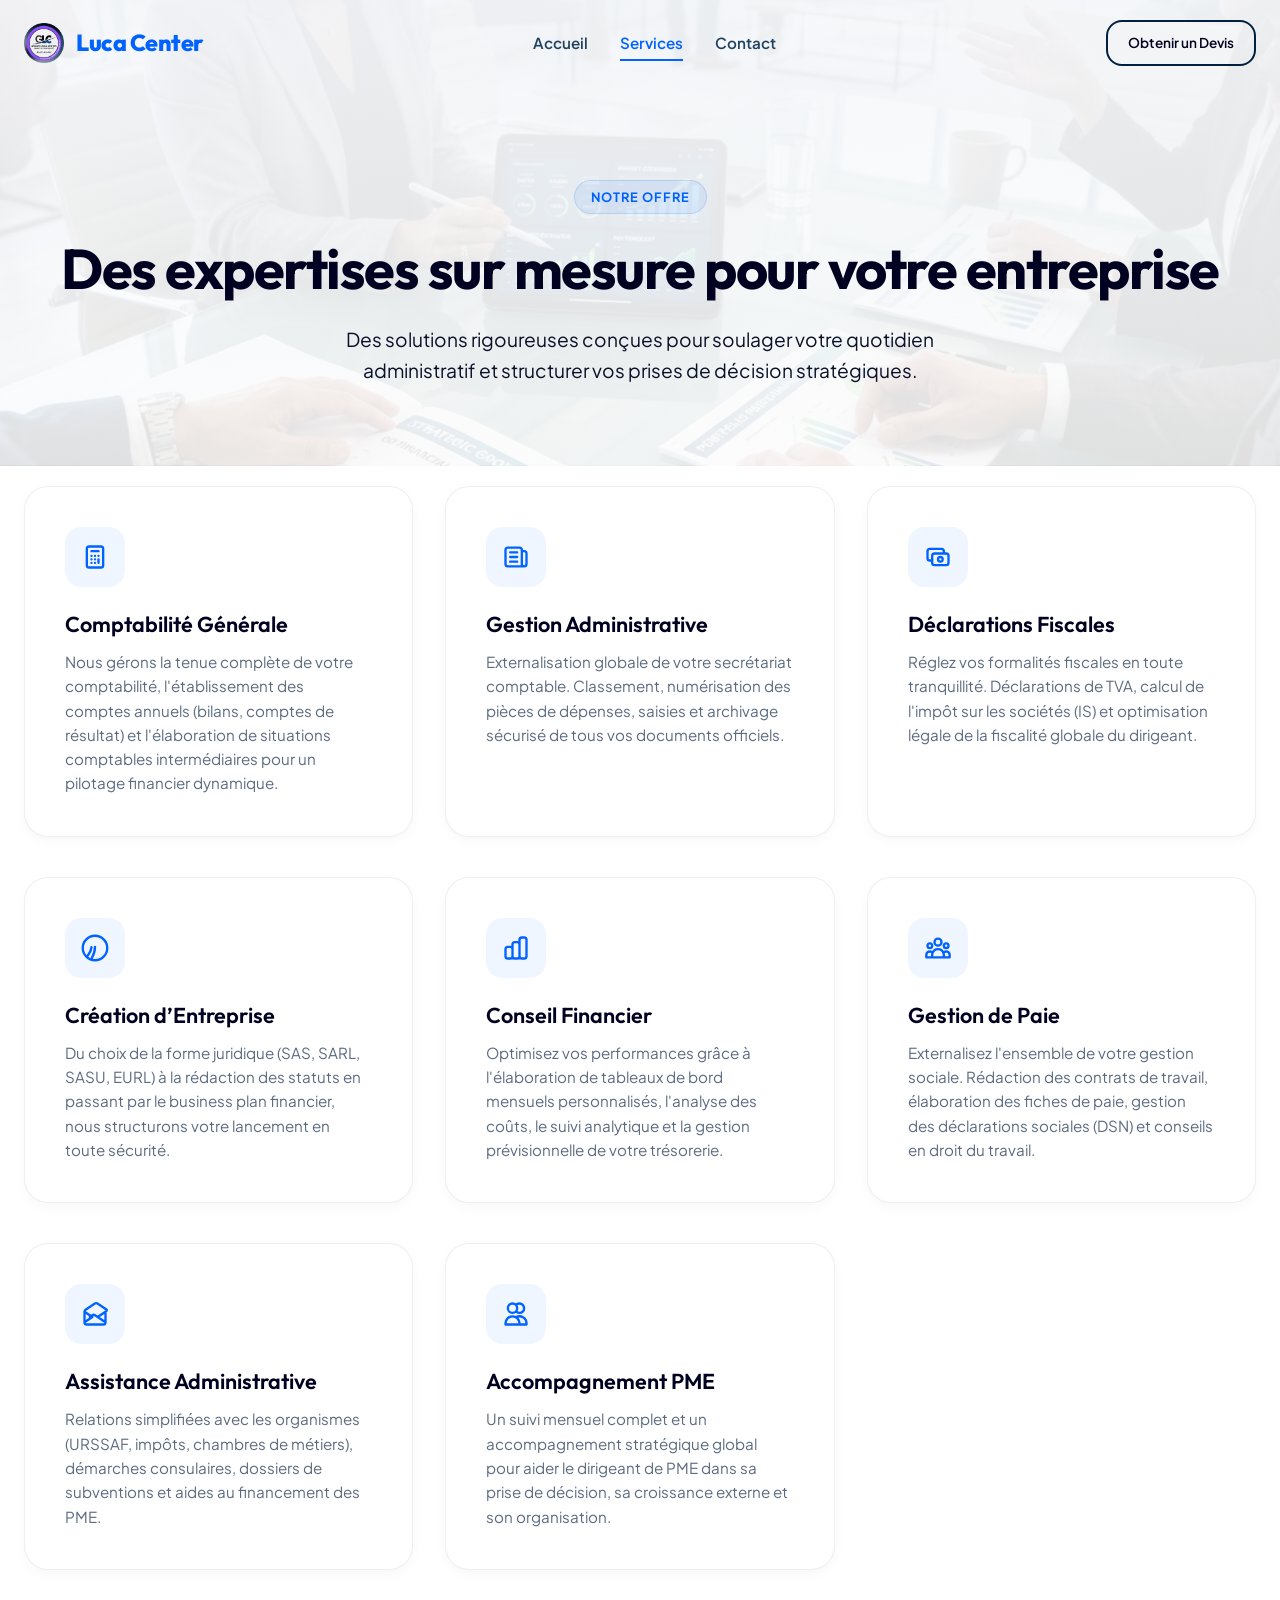
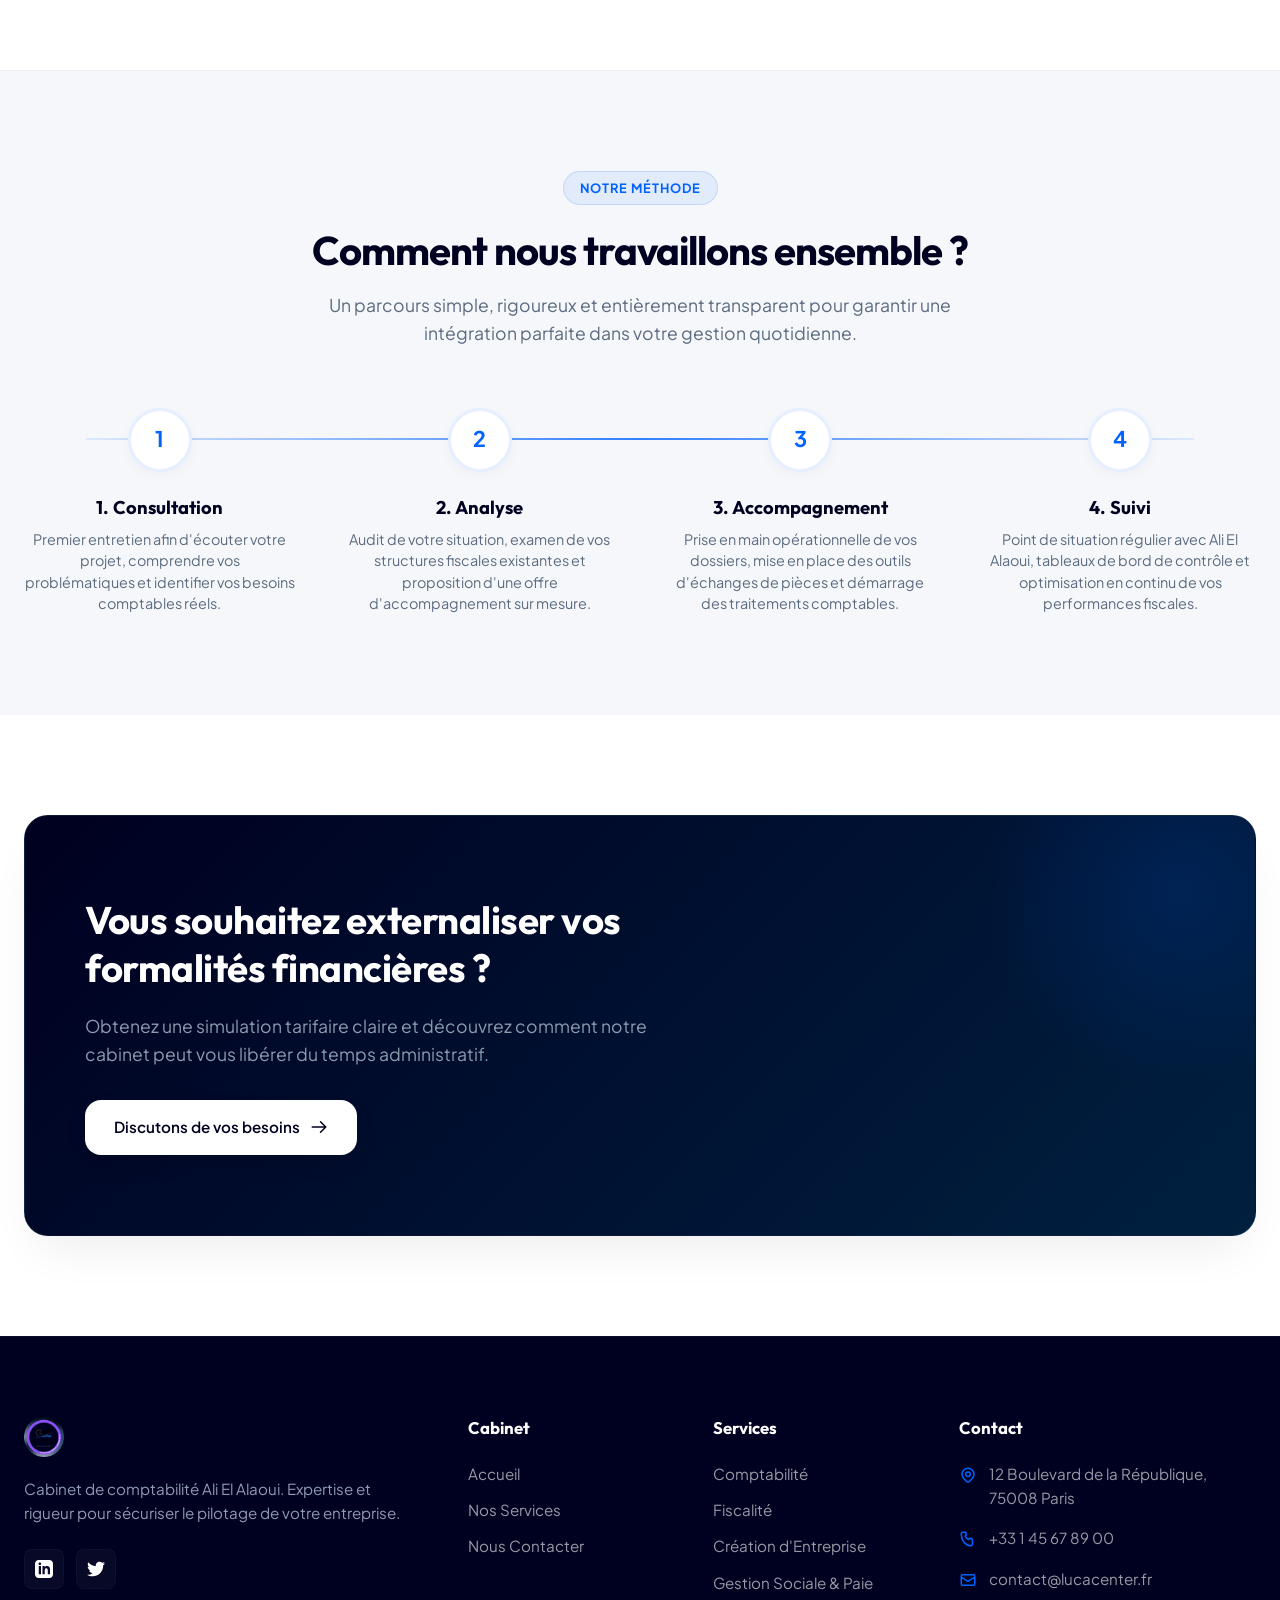
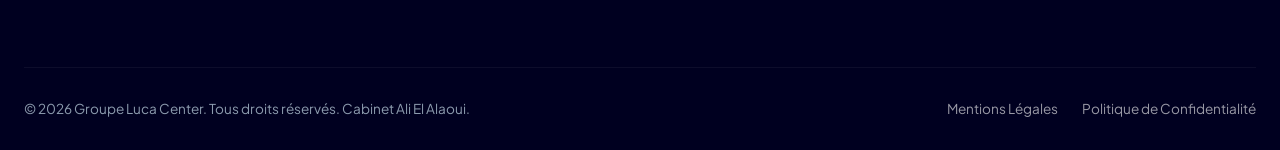
<file: services.html>
<!DOCTYPE html>
<html lang="fr">
<head>
  <meta charset="UTF-8">
  <meta name="viewport" content="width=device-width, initial-scale=1.0">
  
  <!-- SEO Meta Tags -->
  <title>Nos Services | Groupe Luca Center — Solutions Comptables & Administratives</title>
  <meta name="description" content="Découvrez nos expertises comptables et administratives : Comptabilité générale, fiscalité, création d'entreprise, paie et accompagnement stratégique PME par le cabinet Ali El Alaoui.">
  <meta name="keywords" content="comptabilité générale, gestion de paie, déclarations fiscales, création entreprise, conseil financier, assistance administrative, PME, Luca Center">
  <meta name="author" content="Groupe Luca Center">
  
  <!-- Open Graph -->
  <meta property="og:type" content="website">
  <meta property="og:title" content="Nos Services Comptables | Cabinet Ali El Alaoui">
  <meta property="og:description" content="Une offre complète de services d'expertise comptable, d'aide à la création d'entreprise et de secrétariat administratif.">
  <meta property="og:site_name" content="Groupe Luca Center">
  
  <!-- Stylesheets -->
  <link rel="stylesheet" href="css/style.css">
</head>
<body>

  <!-- ==========================================================================
       HEADER / NAVBAR
       ========================================================================== -->
  <header class="header" id="mainHeader">
    <div class="container nav-container">
      <!-- Logo -->
      <a href="index.html" class="logo" id="logoLink">
        <img src="logo.png" alt="Luca Center Logo" style="height: 40px; width: auto; object-fit: contain; border-radius: var(--radius-sm);">
        <span>Luca Center</span>
      </a>

      <!-- Navigation Menu -->
      <nav class="nav-menu" id="navMenu">
        <a href="index.html" class="nav-link" id="navHome">Accueil</a>
        <a href="services.html" class="nav-link active" id="navServices">Services</a>
        <a href="contact.html" class="nav-link" id="navContact">Contact</a>
      </nav>

      <!-- Desktop Button -->
      <div class="nav-actions">
        <a href="contact.html" class="btn btn-secondary" style="padding: 10px 20px; font-size: 0.85rem;" id="navCta">Obtenir un Devis</a>
      </div>

      <!-- Hamburger toggle for mobile -->
      <div class="nav-toggle" id="navToggle">
        <span></span>
        <span></span>
        <span></span>
      </div>
    </div>
  </header>

  <!-- ==========================================================================
       SERVICES HEADER
       ========================================================================== -->
  <section class="services-header">
    <div class="container">
      <span class="badge">Notre Offre</span>
      <h1 class="reveal">Des expertises sur mesure pour votre entreprise</h1>
      <p class="text-muted reveal" style="transition-delay: 0.15s;">
        Des solutions rigoureuses conçues pour soulager votre quotidien administratif et structurer vos prises de décision stratégiques.
      </p>
    </div>
  </section>

  <!-- ==========================================================================
       SERVICES GRID (8 SERVICES CARDS)
       ========================================================================== -->
  <section class="section" style="padding-top: 20px;">
    <div class="container">
      <div class="grid-3" style="row-gap: 40px;">
        
        <!-- Service 1: Comptabilité Générale -->
        <div class="card reveal">
          <div class="card-icon">
            <svg style="width: 28px; height: 28px; fill: none; stroke: currentColor; stroke-width: 2;" viewBox="0 0 24 24">
              <path stroke-linecap="round" stroke-linejoin="round" d="M9 7h6m0 10v-3m-3 3h.01M9 17h.01M9 14h.01M12 14h.01M15 11h.01M12 11h.01M9 11h.01M7 21h10a2 2 0 002-2V5a2 2 0 00-2-2H7a2 2 0 00-2 2v14a2 2 0 002 2z"/>
            </svg>
          </div>
          <h3 class="card-title">Comptabilité Générale</h3>
          <p class="card-text">Nous gérons la tenue complète de votre comptabilité, l'établissement des comptes annuels (bilans, comptes de résultat) et l'élaboration de situations comptables intermédiaires pour un pilotage financier dynamique.</p>
        </div>

        <!-- Service 2: Gestion Administrative -->
        <div class="card reveal" style="transition-delay: 0.1s;">
          <div class="card-icon">
            <svg style="width: 28px; height: 28px; fill: none; stroke: currentColor; stroke-width: 2;" viewBox="0 0 24 24">
              <path stroke-linecap="round" stroke-linejoin="round" d="M19 20H5a2 2 0 01-2-2V6a2 2 0 012-2h10a2 2 0 012 2v1m2 13a2 2 0 01-2-2V7m2 13a2 2 0 002-2V9a2 2 0 00-2-2h-2m-4-3H9M7 16h6M7 8h6m-6 4h6"/>
            </svg>
          </div>
          <h3 class="card-title">Gestion Administrative</h3>
          <p class="card-text">Externalisation globale de votre secrétariat comptable. Classement, numérisation des pièces de dépenses, saisies et archivage sécurisé de tous vos documents officiels.</p>
        </div>

        <!-- Service 3: Déclarations Fiscales -->
        <div class="card reveal" style="transition-delay: 0.2s;">
          <div class="card-icon">
            <svg style="width: 28px; height: 28px; fill: none; stroke: currentColor; stroke-width: 2;" viewBox="0 0 24 24">
              <path stroke-linecap="round" stroke-linejoin="round" d="M17 9V7a2 2 0 00-2-2H5a2 2 0 00-2 2v6a2 2 0 002 2h2m2 4h10a2 2 0 002-2v-6a2 2 0 00-2-2H9a2 2 0 00-2 2v6a2 2 0 002 2zm7-5a2 2 0 11-4 0 2 2 0 014 0z"/>
            </svg>
          </div>
          <h3 class="card-title">Déclarations Fiscales</h3>
          <p class="card-text">Réglez vos formalités fiscales en toute tranquillité. Déclarations de TVA, calcul de l'impôt sur les sociétés (IS) et optimisation légale de la fiscalité globale du dirigeant.</p>
        </div>

        <!-- Service 4: Création d’Entreprise -->
        <div class="card reveal">
          <div class="card-icon">
            <svg style="width: 28px; height: 28px; fill: none; stroke: currentColor; stroke-width: 2;" viewBox="0 0 24 24">
              <path stroke-linecap="round" stroke-linejoin="round" d="M12 11c0 3.517-1.009 6.799-2.753 9.571m-3.44-2.04l.054-.09A13.916 13.916 0 009 11.35M22.5 12a10.5 10.5 0 11-21 0 10.5 10.5 0 0121 0z"/>
            </svg>
          </div>
          <h3 class="card-title">Création d’Entreprise</h3>
          <p class="card-text">Du choix de la forme juridique (SAS, SARL, SASU, EURL) à la rédaction des statuts en passant par le business plan financier, nous structurons votre lancement en toute sécurité.</p>
        </div>

        <!-- Service 5: Conseil Financier -->
        <div class="card reveal" style="transition-delay: 0.1s;">
          <div class="card-icon">
            <svg style="width: 28px; height: 28px; fill: none; stroke: currentColor; stroke-width: 2;" viewBox="0 0 24 24">
              <path stroke-linecap="round" stroke-linejoin="round" d="M9 19v-6a2 2 0 00-2-2H5a2 2 0 00-2 2v6a2 2 0 002 2h2a2 2 0 002-2zm0 0V9a2 2 0 012-2h2a2 2 0 012 2v10m-6 0a2 2 0 002 2h2a2 2 0 002-2m0 0V5a2 2 0 012-2h2a2 2 0 012 2v14a2 2 0 01-2 2h-2a2 2 0 01-2-2z"/>
            </svg>
          </div>
          <h3 class="card-title">Conseil Financier</h3>
          <p class="card-text">Optimisez vos performances grâce à l'élaboration de tableaux de bord mensuels personnalisés, l'analyse des coûts, le suivi analytique et la gestion prévisionnelle de votre trésorerie.</p>
        </div>

        <!-- Service 6: Gestion de Paie -->
        <div class="card reveal" style="transition-delay: 0.2s;">
          <div class="card-icon">
            <svg style="width: 28px; height: 28px; fill: none; stroke: currentColor; stroke-width: 2;" viewBox="0 0 24 24">
              <path stroke-linecap="round" stroke-linejoin="round" d="M17 20h5v-2a3 3 0 00-5.356-1.857M17 20H7m10 0v-2c0-.656-.126-1.283-.356-1.857M7 20H2v-2a3 3 0 015.356-1.857M7 20v-2c0-.656.126-1.283.356-1.857m0 0a5.002 5.002 0 019.288 0M15 7a3 3 0 11-6 0 3 3 0 016 0zm6 3a2 2 0 11-4 0 2 2 0 014 0zM7 10a2 2 0 11-4 0 2 2 0 014 0z"/>
            </svg>
          </div>
          <h3 class="card-title">Gestion de Paie</h3>
          <p class="card-text">Externalisez l'ensemble de votre gestion sociale. Rédaction des contrats de travail, élaboration des fiches de paie, gestion des déclarations sociales (DSN) et conseils en droit du travail.</p>
        </div>

        <!-- Service 7: Assistance Administrative -->
        <div class="card reveal">
          <div class="card-icon">
            <svg style="width: 28px; height: 28px; fill: none; stroke: currentColor; stroke-width: 2;" viewBox="0 0 24 24">
              <path stroke-linecap="round" stroke-linejoin="round" d="M3 19v-8.93a2 2 0 01.89-1.664l8-5.333a2 2 0 012.22 0l8 5.333A2 2 0 0121 10.07V19M3 19a2 2 0 002 2h14a2 2 0 002-2M3 19l6.75-4.5M21 19l-6.75-4.5M3 10l6.75 4.5M21 10l-6.75 4.5m0 0l-2.25-1.5a2 2 0 00-2.22 0l-2.25 1.5"/>
            </svg>
          </div>
          <h3 class="card-title">Assistance Administrative</h3>
          <p class="card-text">Relations simplifiées avec les organismes (URSSAF, impôts, chambres de métiers), démarches consulaires, dossiers de subventions et aides au financement des PME.</p>
        </div>

        <!-- Service 8: Accompagnement PME -->
        <div class="card reveal" style="transition-delay: 0.1s;">
          <div class="card-icon">
            <svg style="width: 28px; height: 28px; fill: none; stroke: currentColor; stroke-width: 2;" viewBox="0 0 24 24">
              <path stroke-linecap="round" stroke-linejoin="round" d="M12 4.354a4 4 0 110 5.292M15 21H3v-1a6 6 0 0112 0v1zm0 0h6v-1a6 6 0 00-9-5.197M13 7a4 4 0 11-8 0 4 4 0 018 0z"/>
            </svg>
          </div>
          <h3 class="card-title">Accompagnement PME</h3>
          <p class="card-text">Un suivi mensuel complet et un accompagnement stratégique global pour aider le dirigeant de PME dans sa prise de décision, sa croissance externe et son organisation.</p>
        </div>

      </div>
    </div>
  </section>

  <!-- ==========================================================================
       PROCESS / TIMELINE SECTION
       ========================================================================== -->
  <section class="process-section">
    <div class="container">
      <div class="section-header center reveal">
        <span class="badge">Notre Méthode</span>
        <h2 class="section-title">Comment nous travaillons ensemble ?</h2>
        <p class="section-subtitle">Un parcours simple, rigoureux et entièrement transparent pour garantir une intégration parfaite dans votre gestion quotidienne.</p>
      </div>

      <!-- Horizontal Process Timeline -->
      <div class="timeline">
        
        <!-- Step 1 -->
        <div class="timeline-step reveal">
          <div class="timeline-icon">1</div>
          <h3 class="timeline-title">1. Consultation</h3>
          <p class="timeline-desc">Premier entretien afin d'écouter votre projet, comprendre vos problématiques et identifier vos besoins comptables réels.</p>
        </div>

        <!-- Step 2 -->
        <div class="timeline-step reveal" style="transition-delay: 0.15s;">
          <div class="timeline-icon">2</div>
          <h3 class="timeline-title">2. Analyse</h3>
          <p class="timeline-desc">Audit de votre situation, examen de vos structures fiscales existantes et proposition d'une offre d'accompagnement sur mesure.</p>
        </div>

        <!-- Step 3 -->
        <div class="timeline-step reveal" style="transition-delay: 0.3s;">
          <div class="timeline-icon">3</div>
          <h3 class="timeline-title">3. Accompagnement</h3>
          <p class="timeline-desc">Prise en main opérationnelle de vos dossiers, mise en place des outils d'échanges de pièces et démarrage des traitements comptables.</p>
        </div>

        <!-- Step 4 -->
        <div class="timeline-step reveal" style="transition-delay: 0.45s;">
          <div class="timeline-icon">4</div>
          <h3 class="timeline-title">4. Suivi</h3>
          <p class="timeline-desc">Point de situation régulier avec Ali El Alaoui, tableaux de bord de contrôle et optimisation en continu de vos performances fiscales.</p>
        </div>

      </div>
    </div>
  </section>

  <!-- ==========================================================================
       CTA BANNER
       ========================================================================== -->
  <section class="section">
    <div class="container">
      <div class="cta-banner reveal">
        <div class="cta-banner-content">
          <h2 class="cta-banner-title">Vous souhaitez externaliser vos formalités financières ?</h2>
          <p class="cta-banner-text">
            Obtenez une simulation tarifaire claire et découvrez comment notre cabinet peut vous libérer du temps administratif.
          </p>
          <a href="contact.html" class="btn btn-primary" style="background: white; color: var(--deep-navy); box-shadow: 0 10px 20px rgba(0,0,0,0.1);" id="ctaServicesBtn">
            Discutons de vos besoins
            <svg style="width: 18px; height: 18px; fill: none; stroke: currentColor; stroke-width: 2;" viewBox="0 0 24 24">
              <path stroke-linecap="round" stroke-linejoin="round" d="M14 5l7 7m0 0l-7 7m7-7H3"/>
            </svg>
          </a>
        </div>
      </div>
    </div>
  </section>

  <!-- ==========================================================================
       FOOTER
       ========================================================================== -->
  <footer class="footer">
    <div class="container">
      <div class="footer-top">
        <!-- Brand Col -->
        <div class="footer-brand">
          <img src="logo.png" alt="Groupe Luca Center" style="height: 40px; width: auto; object-fit: contain; margin-bottom: 20px; border-radius: var(--radius-sm);">
          <p>
            Cabinet de comptabilité Ali El Alaoui. Expertise et rigueur pour sécuriser le pilotage de votre entreprise.
          </p>
          <div class="social-links">
            <a href="#" class="social-link" aria-label="LinkedIn">
              <svg style="width: 18px; height: 18px; fill: currentColor;" viewBox="0 0 24 24">
                <path d="M19 0h-14c-2.761 0-5 2.239-5 5v14c0 2.761 2.239 5 5 5h14c2.762 0 5-2.239 5-5v-14c0-2.761-2.238-5-5-5zm-11 19h-3v-11h3v11zm-1.5-12.268c-.966 0-1.75-.779-1.75-1.75s.784-1.75 1.75-1.75 1.75.779 1.75 1.75-.784 1.75-1.75 1.75zm13.5 12.268h-3v-5.604c0-3.368-4-3.113-4 0v5.604h-3v-11h3v1.765c1.396-2.586 7-2.777 7 2.476v6.759z"/>
              </svg>
            </a>
            <a href="#" class="social-link" aria-label="Twitter">
              <svg style="width: 18px; height: 18px; fill: currentColor;" viewBox="0 0 24 24">
                <path d="M24 4.557c-.883.392-1.832.656-2.828.775 1.017-.609 1.798-1.574 2.165-2.724-.951.564-2.005.974-3.127 1.195-.897-.957-2.178-1.555-3.594-1.555-3.179 0-5.515 2.966-4.797 6.045-4.091-.205-7.719-2.165-10.148-5.144-1.29 2.213-.669 5.108 1.523 6.574-.806-.026-1.566-.247-2.229-.616-.054 2.281 1.581 4.415 3.949 4.89-.693.188-1.452.232-2.224.084.626 1.956 2.444 3.379 4.6 3.419-2.07 1.623-4.678 2.348-7.29 2.04 2.179 1.397 4.768 2.212 7.548 2.212 9.142 0 14.307-7.721 13.995-14.646.962-.695 1.797-1.562 2.457-2.549z"/>
              </svg>
            </a>
          </div>
        </div>

        <!-- Links Col 1 -->
        <div>
          <h4 class="footer-title">Cabinet</h4>
          <ul class="footer-links">
            <li><a href="index.html">Accueil</a></li>
            <li><a href="services.html">Nos Services</a></li>
            <li><a href="contact.html">Nous Contacter</a></li>
          </ul>
        </div>

        <!-- Links Col 2 -->
        <div>
          <h4 class="footer-title">Services</h4>
          <ul class="footer-links">
            <li><a href="services.html">Comptabilité</a></li>
            <li><a href="services.html">Fiscalité</a></li>
            <li><a href="services.html">Création d'Entreprise</a></li>
            <li><a href="services.html">Gestion Sociale & Paie</a></li>
          </ul>
        </div>

        <!-- Contact Col -->
        <div>
          <h4 class="footer-title">Contact</h4>
          <div class="footer-contact-item">
            <svg style="width: 18px; height: 18px; fill: none; stroke: currentColor; stroke-width: 2;" viewBox="0 0 24 24">
              <path stroke-linecap="round" stroke-linejoin="round" d="M17.657 16.657L13.414 20.9a1.998 1.998 0 01-2.827 0l-4.244-4.243a8 8 0 1111.314 0z"/>
              <path stroke-linecap="round" stroke-linejoin="round" d="M15 11a3 3 0 11-6 0 3 3 0 016 0z"/>
            </svg>
            <span>12 Boulevard de la République, 75008 Paris</span>
          </div>
          <div class="footer-contact-item">
            <svg style="width: 18px; height: 18px; fill: none; stroke: currentColor; stroke-width: 2;" viewBox="0 0 24 24">
              <path stroke-linecap="round" stroke-linejoin="round" d="M3 5a2 2 0 012-2h3.28a1 1 0 01.94.725l.548 2.2a1 1 0 01-.321.988l-1.305.98a10.582 10.582 0 004.872 4.872l.98-1.305a1 1 0 01.988-.321l2.2.548a1 1 0 01.725.94V19a2 2 0 01-2 2h-1C9.716 21 3 14.284 3 6V5z"/>
            </svg>
            <span>+33 1 45 67 89 00</span>
          </div>
          <div class="footer-contact-item">
            <svg style="width: 18px; height: 18px; fill: none; stroke: currentColor; stroke-width: 2;" viewBox="0 0 24 24">
              <path stroke-linecap="round" stroke-linejoin="round" d="M3 8l7.89 5.26a2 2 0 002.22 0L21 8M5 19h14a2 2 0 002-2V7a2 2 0 00-2-2H5a2 2 0 00-2 2v10a2 2 0 002 2z"/>
            </svg>
            <span>contact@lucacenter.fr</span>
          </div>
        </div>
      </div>

      <!-- Footer Bottom -->
      <div class="footer-bottom">
        <div class="footer-copy">
          &copy; 2026 Groupe Luca Center. Tous droits réservés. Cabinet Ali El Alaoui.
        </div>
        <div class="footer-legal-links">
          <a href="#">Mentions Légales</a>
          <a href="#">Politique de Confidentialité</a>
        </div>
      </div>
    </div>
  </footer>

  <!-- Scripts -->
  <script src="js/main.js"></script>
</body>
</html>
</file>
<file: css/style.css>
@import url('https://fonts.googleapis.com/css2?family=Outfit:wght@300;400;500;600;700;800&family=Plus+Jakarta+Sans:ital,wght@0,300;0,400;0,500;0,600;0,700;0,800;1,400&display=swap');

/* ==========================================================================
   DESIGN SYSTEM & VARIABLES
   ========================================================================== */
:root {
  /* Color Palette inspired by Logo */
  --primary-blue: #0062FF;
  --primary-blue-rgb: 0, 98, 255;
  --deep-navy: #000020;
  --deep-navy-rgb: 0, 0, 32;
  --dark-blue: #204060;
  --secondary-blue: #002040;
  --black: #000000;
  --light-gray: #E0E0E0;
  
  /* Additional Premium Colors */
  --bg-white: #FFFFFF;
  --bg-soft-gray: #F5F7FA;
  --bg-card: #FFFFFF;
  --text-dark: #0A1128;
  --text-muted: #5C6B80;
  --text-light: #F5F7FA;
  --success: #10B981;
  --border-color: rgba(32, 64, 96, 0.08);

  /* Fonts */
  --font-heading: 'Outfit', -apple-system, BlinkMacSystemFont, "Segoe UI", Roboto, Helvetica, Arial, sans-serif;
  --font-body: 'Plus Jakarta Sans', -apple-system, BlinkMacSystemFont, "Segoe UI", Roboto, Helvetica, Arial, sans-serif;

  /* Shadows */
  --shadow-sm: 0 4px 12px rgba(0, 0, 32, 0.03);
  --shadow-md: 0 16px 32px -10px rgba(0, 0, 32, 0.06);
  --shadow-lg: 0 24px 48px -15px rgba(0, 0, 32, 0.08);
  --shadow-blue: 0 20px 40px -15px rgba(0, 98, 255, 0.25);
  
  /* Borders & Radius */
  --radius-sm: 8px;
  --radius-md: 16px;
  --radius-lg: 24px;
  --radius-full: 9999px;

  /* Transitions */
  --transition-fast: all 0.2s cubic-bezier(0.16, 1, 0.3, 1);
  --transition-normal: all 0.4s cubic-bezier(0.16, 1, 0.3, 1);
  --transition-slow: all 0.8s cubic-bezier(0.16, 1, 0.3, 1);
}

/* ==========================================================================
   BASE & RESET
   ========================================================================== */
*, *::before, *::after {
  box-sizing: border-box;
  margin: 0;
  padding: 0;
}

html {
  font-size: 16px;
  scroll-behavior: smooth;
  -webkit-font-smoothing: antialiased;
  -moz-osx-font-smoothing: grayscale;
}

body {
  font-family: var(--font-body);
  background-color: var(--bg-white);
  color: var(--text-dark);
  line-height: 1.6;
  overflow-x: hidden;
}

h1, h2, h3, h4, h5, h6 {
  font-family: var(--font-heading);
  color: var(--deep-navy);
  font-weight: 700;
  line-height: 1.25;
}

a {
  color: inherit;
  text-decoration: none;
  transition: var(--transition-fast);
}

img {
  max-width: 100%;
  height: auto;
  display: block;
}

ul, ol {
  list-style: none;
}

button, input, select, textarea {
  font-family: inherit;
  border: none;
  background: none;
  outline: none;
}

/* ==========================================================================
   LAYOUTS & CONTAINERS
   ========================================================================== */
.container {
  width: 100%;
  max-width: 1280px;
  margin-left: auto;
  margin-right: auto;
  padding-left: 24px;
  padding-right: 24px;
}

.section {
  padding: 100px 0;
  position: relative;
}

.section-dark {
  background-color: var(--deep-navy);
  color: var(--text-light);
}

.section-dark h2, .section-dark h3 {
  color: var(--bg-white);
}

.section-dark .text-muted {
  color: #8C9BAE;
}

.grid-2 {
  display: grid;
  grid-template-columns: repeat(2, 1fr);
  gap: 48px;
  align-items: center;
}

.grid-3 {
  display: grid;
  grid-template-columns: repeat(3, 1fr);
  gap: 32px;
}

.grid-4 {
  display: grid;
  grid-template-columns: repeat(4, 1fr);
  gap: 24px;
}

/* ==========================================================================
   COMMON COMPONENTS
   ========================================================================== */
/* Header / Navbar */
.header {
  position: fixed;
  top: 0;
  left: 0;
  width: 100%;
  z-index: 1000;
  padding: 20px 0;
  transition: var(--transition-normal);
}

.header.sticky {
  padding: 14px 0;
  background-color: rgba(255, 255, 255, 0.85);
  backdrop-filter: blur(20px);
  -webkit-backdrop-filter: blur(20px);
  box-shadow: 0 10px 30px -10px rgba(0, 0, 32, 0.08);
  border-bottom: 1px solid rgba(0, 0, 32, 0.04);
}

/* Dark mode version sticky header for contact dark panel */
.header.sticky-dark {
  background-color: rgba(0, 0, 32, 0.85);
  border-bottom: 1px solid rgba(255, 255, 255, 0.05);
}

.nav-container {
  display: flex;
  justify-content: space-between;
  align-items: center;
}

.logo {
  display: flex;
  align-items: center;
  gap: 12px;
  font-family: var(--font-heading);
  font-weight: 800;
  font-size: 1.45rem;
  letter-spacing: -0.5px;
  color: var(--deep-navy);
}

.logo span {
  color: var(--primary-blue);
}

.logo-icon {
  width: 40px;
  height: 40px;
  background: linear-gradient(135deg, var(--primary-blue) 0%, var(--secondary-blue) 100%);
  border-radius: var(--radius-sm);
  display: flex;
  align-items: center;
  justify-content: center;
  color: white;
  font-weight: 800;
  font-size: 1.25rem;
  box-shadow: 0 8px 16px -4px rgba(0, 98, 255, 0.4);
}

.nav-menu {
  display: flex;
  align-items: center;
  gap: 32px;
}

.nav-link {
  font-weight: 600;
  font-size: 0.95rem;
  color: var(--dark-blue);
  position: relative;
  padding: 6px 0;
}

.nav-link:hover {
  color: var(--primary-blue);
}

.nav-link::after {
  content: '';
  position: absolute;
  bottom: 0;
  left: 0;
  width: 0;
  height: 2px;
  background-color: var(--primary-blue);
  transition: var(--transition-fast);
}

.nav-link.active {
  color: var(--primary-blue);
}

.nav-link.active::after, .nav-link:hover::after {
  width: 100%;
}

.nav-actions {
  display: flex;
  align-items: center;
  gap: 16px;
}

/* Mobile Nav Toggle */
.nav-toggle {
  display: none;
  flex-direction: column;
  justify-content: space-between;
  width: 24px;
  height: 18px;
  cursor: pointer;
  z-index: 1100;
}

.nav-toggle span {
  display: block;
  height: 2px;
  width: 100%;
  background-color: var(--deep-navy);
  border-radius: 2px;
  transition: var(--transition-fast);
}

/* Buttons */
.btn {
  display: inline-flex;
  align-items: center;
  justify-content: center;
  gap: 10px;
  padding: 14px 28px;
  border-radius: var(--radius-md);
  font-weight: 600;
  font-size: 0.95rem;
  cursor: pointer;
  transition: var(--transition-normal);
  position: relative;
  overflow: hidden;
}

.btn-primary {
  background: linear-gradient(135deg, var(--primary-blue) 0%, var(--secondary-blue) 100%);
  color: var(--bg-white);
  box-shadow: var(--shadow-blue);
  border: 1px solid rgba(255, 255, 255, 0.1);
}

.btn-primary:hover {
  transform: translateY(-3px);
  box-shadow: 0 24px 48px -10px rgba(0, 98, 255, 0.4);
}

.btn-secondary {
  background-color: transparent;
  color: var(--deep-navy);
  border: 2px solid var(--secondary-blue);
}

.btn-secondary:hover {
  background-color: var(--secondary-blue);
  color: var(--bg-white);
  transform: translateY(-3px);
}

.btn-text {
  padding: 8px 16px;
  color: var(--primary-blue);
  font-weight: 600;
  gap: 6px;
}

.btn-text svg {
  transition: var(--transition-fast);
}

.btn-text:hover svg {
  transform: translateX(4px);
}

.btn-whatsapp {
  background-color: #25D366;
  color: white;
  width: 100%;
  margin-top: 16px;
  box-shadow: 0 10px 20px -5px rgba(37, 211, 102, 0.4);
}

.btn-whatsapp:hover {
  background-color: #20ba56;
  transform: translateY(-3px);
  box-shadow: 0 16px 30px -5px rgba(37, 211, 102, 0.5);
}

/* Badge */
.badge {
  display: inline-flex;
  align-items: center;
  gap: 6px;
  padding: 6px 16px;
  background-color: rgba(0, 98, 255, 0.08);
  color: var(--primary-blue);
  border-radius: var(--radius-full);
  font-weight: 700;
  font-size: 0.8rem;
  letter-spacing: 1px;
  text-transform: uppercase;
  margin-bottom: 20px;
  border: 1px solid rgba(0, 98, 255, 0.15);
}

.badge-dark {
  background-color: rgba(255, 255, 255, 0.05);
  color: var(--bg-white);
  border: 1px solid rgba(255, 255, 255, 0.1);
}

/* Section Header */
.section-header {
  max-width: 680px;
  margin-bottom: 60px;
}

.section-header.center {
  margin-left: auto;
  margin-right: auto;
  text-align: center;
}

.section-title {
  font-size: 2.5rem;
  margin-bottom: 16px;
  letter-spacing: -1px;
}

.section-subtitle {
  font-size: 1.1rem;
  color: var(--text-muted);
}

/* Elegant Cards */
.card {
  background-color: var(--bg-card);
  border-radius: var(--radius-lg);
  padding: 40px;
  border: 1px solid var(--border-color);
  box-shadow: var(--shadow-sm);
  transition: var(--transition-normal);
  position: relative;
  overflow: hidden;
}

.card:hover {
  transform: translateY(-8px);
  box-shadow: var(--shadow-lg);
  border-color: rgba(0, 98, 255, 0.15);
}

.card-icon {
  width: 60px;
  height: 60px;
  background-color: rgba(0, 98, 255, 0.06);
  border-radius: var(--radius-md);
  display: flex;
  align-items: center;
  justify-content: center;
  color: var(--primary-blue);
  margin-bottom: 24px;
  transition: var(--transition-normal);
}

.card:hover .card-icon {
  background-color: var(--primary-blue);
  color: white;
  transform: scale(1.05) rotate(5deg);
}

.card-title {
  font-size: 1.35rem;
  margin-bottom: 12px;
  font-weight: 600;
}

.card-text {
  color: var(--text-muted);
  font-size: 0.95rem;
  line-height: 1.6;
}

/* ==========================================================================
   PAGE 1 : ACCUEIL
   ========================================================================== */
/* Hero Section */
.hero {
  min-height: 95vh;
  display: flex;
  align-items: center;
  padding-top: 140px;
  padding-bottom: 60px;
  position: relative;
  background-color: var(--bg-white);
  background-image: linear-gradient(to right, rgba(255, 255, 255, 0.98) 40%, rgba(255, 255, 255, 0.8) 70%, rgba(255, 255, 255, 0.25) 100%), url('../office_bg.png');
  background-size: cover;
  background-position: center right;
  overflow: hidden;
}

/* Subtle background accent gradients */
.hero::before {
  content: '';
  position: absolute;
  top: -20%;
  right: -10%;
  width: 600px;
  height: 600px;
  background: radial-gradient(circle, rgba(0, 98, 255, 0.07) 0%, rgba(255, 255, 255, 0) 70%);
  z-index: 1;
  pointer-events: none;
}

.hero::after {
  content: '';
  position: absolute;
  bottom: -10%;
  left: -10%;
  width: 500px;
  height: 500px;
  background: radial-gradient(circle, rgba(32, 64, 96, 0.05) 0%, rgba(255, 255, 255, 0) 70%);
  z-index: 1;
  pointer-events: none;
}

.hero-content {
  position: relative;
  z-index: 2;
}

.hero-title {
  font-size: 3.8rem;
  line-height: 1.15;
  letter-spacing: -2px;
  margin-bottom: 24px;
}

.hero-title span {
  background: linear-gradient(135deg, var(--primary-blue) 0%, var(--secondary-blue) 100%);
  -webkit-background-clip: text;
  -webkit-text-fill-color: transparent;
}

.hero-subtitle {
  font-size: 1.25rem;
  color: var(--text-muted);
  margin-bottom: 40px;
  max-width: 580px;
  font-weight: 400;
}

.hero-actions {
  display: flex;
  gap: 16px;
  margin-bottom: 48px;
}

.hero-graphics {
  position: relative;
  z-index: 2;
  display: flex;
  justify-content: center;
  align-items: center;
}

/* Stunning Pure CSS 3D Abstract Structure for Héro */
.hero-box {
  width: 100%;
  height: 460px;
  background: linear-gradient(135deg, rgba(255, 255, 255, 0.6) 0%, rgba(255, 255, 255, 0.2) 100%);
  border: 1px solid rgba(255, 255, 255, 0.4);
  backdrop-filter: blur(20px);
  -webkit-backdrop-filter: blur(20px);
  border-radius: var(--radius-lg);
  box-shadow: var(--shadow-lg);
  padding: 40px;
  position: relative;
  display: flex;
  flex-direction: column;
  justify-content: space-between;
  overflow: hidden;
  box-sizing: border-box;
}

.hero-box::before {
  content: '';
  position: absolute;
  top: -50%;
  left: -50%;
  width: 200%;
  height: 200%;
  background: radial-gradient(circle, rgba(0, 98, 255, 0.08) 0%, transparent 60%);
  animation: rotateGlow 20s linear infinite;
  pointer-events: none;
}

.hero-box-tag {
  display: inline-flex;
  align-items: center;
  gap: 8px;
  font-weight: 600;
  font-size: 0.85rem;
  background-color: var(--deep-navy);
  color: white;
  padding: 8px 16px;
  border-radius: var(--radius-sm);
  align-self: flex-start;
  z-index: 2;
}

.hero-box-main {
  z-index: 2;
}

.hero-box-title {
  font-size: 2rem;
  margin-bottom: 8px;
}

.hero-box-number {
  font-size: 4rem;
  font-weight: 800;
  color: var(--primary-blue);
  line-height: 1;
  margin: 16px 0;
  font-family: var(--font-heading);
}

.hero-box-desc {
  font-size: 0.95rem;
  color: var(--text-muted);
}

.hero-box-glass {
  position: absolute;
  right: -30px;
  bottom: 40px;
  width: 220px;
  height: 260px;
  background: rgba(255, 255, 255, 0.35);
  backdrop-filter: blur(15px);
  -webkit-backdrop-filter: blur(15px);
  border-radius: var(--radius-md);
  border: 1px solid rgba(255, 255, 255, 0.4);
  box-shadow: 0 20px 40px rgba(0, 0, 0, 0.05);
  padding: 24px;
  display: flex;
  flex-direction: column;
  justify-content: space-between;
  transform: rotate(-6deg);
  transition: var(--transition-normal);
  z-index: 3;
}

.hero-box:hover .hero-box-glass {
  transform: rotate(-2deg) translateY(-10px);
}

.hero-glass-indicator {
  width: 48px;
  height: 8px;
  background-color: rgba(0, 98, 255, 0.2);
  border-radius: var(--radius-full);
}

.hero-glass-row {
  height: 2px;
  background-color: rgba(0, 0, 32, 0.08);
  width: 100%;
}

.hero-glass-row.short {
  width: 60%;
}

/* Presentation and Trust Elements */
.about-features {
  display: flex;
  flex-direction: column;
  gap: 24px;
  margin-top: 32px;
}

.about-feature-item {
  display: flex;
  gap: 20px;
  align-items: flex-start;
}

.about-feature-check {
  width: 28px;
  height: 28px;
  background-color: rgba(16, 185, 129, 0.1);
  color: var(--success);
  border-radius: var(--radius-full);
  display: flex;
  align-items: center;
  justify-content: center;
  flex-shrink: 0;
}

.about-feature-title {
  font-size: 1.1rem;
  font-weight: 600;
  margin-bottom: 4px;
}

.about-feature-desc {
  font-size: 0.95rem;
  color: var(--text-muted);
}

/* Stats Counter Section */
.stats {
  padding: 80px 0;
  background-color: var(--bg-soft-gray);
  border-top: 1px solid rgba(0, 0, 32, 0.04);
  border-bottom: 1px solid rgba(0, 0, 32, 0.04);
}

.stat-item {
  text-align: center;
  padding: 20px;
}

.stat-number {
  font-size: 3.5rem;
  font-weight: 800;
  color: var(--primary-blue);
  line-height: 1;
  margin-bottom: 10px;
  font-family: var(--font-heading);
}

.stat-title {
  font-size: 1.05rem;
  font-weight: 600;
  color: var(--deep-navy);
  margin-bottom: 6px;
}

.stat-desc {
  font-size: 0.85rem;
  color: var(--text-muted);
}

/* Testimonials */
.testimonial-card {
  background-color: var(--bg-white);
  border-radius: var(--radius-lg);
  padding: 40px;
  border: 1px solid var(--border-color);
  position: relative;
  box-shadow: var(--shadow-sm);
  display: flex;
  flex-direction: column;
  justify-content: space-between;
  height: 100%;
}

.quote-icon {
  position: absolute;
  top: 30px;
  right: 40px;
  font-size: 4rem;
  color: rgba(0, 98, 255, 0.06);
  font-family: var(--font-heading);
  line-height: 1;
}

.testimonial-text {
  font-size: 1.05rem;
  color: var(--text-dark);
  line-height: 1.7;
  font-style: italic;
  margin-bottom: 30px;
  z-index: 2;
  position: relative;
}

.testimonial-author {
  display: flex;
  align-items: center;
  gap: 16px;
}

.author-avatar {
  width: 50px;
  height: 50px;
  border-radius: var(--radius-full);
  background: linear-gradient(135deg, var(--secondary-blue) 0%, var(--primary-blue) 100%);
  display: flex;
  align-items: center;
  justify-content: center;
  color: white;
  font-weight: 700;
  font-family: var(--font-heading);
}

.author-name {
  font-weight: 700;
  color: var(--deep-navy);
  font-size: 1rem;
}

.author-company {
  font-size: 0.85rem;
  color: var(--text-muted);
}

/* CTA Banner Modern */
.cta-banner {
  background: linear-gradient(135deg, var(--deep-navy) 0%, var(--secondary-blue) 100%);
  border-radius: var(--radius-lg);
  padding: 80px 60px;
  position: relative;
  overflow: hidden;
  box-shadow: var(--shadow-lg);
  border: 1px solid rgba(255, 255, 255, 0.05);
}

.cta-banner::before {
  content: '';
  position: absolute;
  top: -30%;
  right: -10%;
  width: 400px;
  height: 400px;
  background: radial-gradient(circle, rgba(0, 98, 255, 0.15) 0%, rgba(0, 0, 32, 0) 70%);
  pointer-events: none;
}

.cta-banner-content {
  position: relative;
  z-index: 2;
  max-width: 600px;
}

.cta-banner-title {
  color: white;
  font-size: 2.4rem;
  margin-bottom: 20px;
  letter-spacing: -0.5px;
}

.cta-banner-text {
  color: #8C9BAE;
  font-size: 1.1rem;
  margin-bottom: 32px;
}

/* ==========================================================================
   PAGE 2 : SERVICES
   ========================================================================== */
.services-header {
  padding-top: 180px;
  padding-bottom: 80px;
  background-image: linear-gradient(180deg, rgba(245, 247, 250, 0.96) 0%, rgba(255, 255, 255, 0.88) 100%), url('../meeting.png');
  background-size: cover;
  background-position: center;
  text-align: center;
}

.services-header h1 {
  font-size: 3.5rem;
  letter-spacing: -1.5px;
  margin-bottom: 20px;
}

.services-header .text-muted {
  max-width: 600px;
  margin: 0 auto;
  font-size: 1.2rem;
}

.services-grid {
  padding: 80px 0;
}

/* Custom Process / Timeline Section */
.process-section {
  padding: 100px 0;
  background-color: var(--bg-soft-gray);
  border-top: 1px solid rgba(0, 0, 32, 0.04);
}

.timeline {
  display: flex;
  justify-content: space-between;
  position: relative;
  margin-top: 60px;
}

.timeline::before {
  content: '';
  position: absolute;
  top: 30px;
  left: 5%;
  right: 5%;
  height: 2px;
  background: linear-gradient(90deg, rgba(0, 98, 255, 0.1) 0%, rgba(0, 98, 255, 0.8) 50%, rgba(0, 98, 255, 0.1) 100%);
  z-index: 1;
}

.timeline-step {
  width: 22%;
  position: relative;
  z-index: 2;
  text-align: center;
}

.timeline-icon {
  width: 64px;
  height: 64px;
  background-color: white;
  border: 3px solid rgba(0, 98, 255, 0.1);
  border-radius: var(--radius-full);
  display: flex;
  align-items: center;
  justify-content: center;
  font-weight: 700;
  font-size: 1.35rem;
  color: var(--primary-blue);
  margin: 0 auto 24px;
  transition: var(--transition-normal);
  box-shadow: var(--shadow-sm);
}

.timeline-step:hover .timeline-icon {
  background-color: var(--primary-blue);
  color: white;
  border-color: var(--primary-blue);
  transform: translateY(-5px);
  box-shadow: var(--shadow-blue);
}

.timeline-title {
  font-size: 1.15rem;
  font-weight: 700;
  margin-bottom: 10px;
  color: var(--deep-navy);
}

.timeline-desc {
  font-size: 0.9rem;
  color: var(--text-muted);
  line-height: 1.5;
}

/* ==========================================================================
   PAGE 3 : CONTACT
   ========================================================================== */
.contact-container {
  padding-top: 160px;
  padding-bottom: 80px;
}

.contact-layout {
  display: grid;
  grid-template-columns: 42% 58%;
  background-color: var(--bg-white);
  border-radius: var(--radius-lg);
  border: 1px solid var(--border-color);
  box-shadow: var(--shadow-lg);
  overflow: hidden;
}

/* Left panel: Deep Navy */
.contact-sidebar {
  background: linear-gradient(135deg, rgba(0, 0, 32, 0.92) 0%, rgba(0, 32, 64, 0.92) 100%), url('../office_bg.png');
  background-size: cover;
  background-position: center;
  color: white;
  padding: 60px 48px;
  display: flex;
  flex-direction: column;
  justify-content: space-between;
  position: relative;
  overflow: hidden;
}

.contact-sidebar::before {
  content: '';
  position: absolute;
  top: -30%;
  left: -20%;
  width: 300px;
  height: 300px;
  background: radial-gradient(circle, rgba(0, 98, 255, 0.12) 0%, transparent 70%);
  pointer-events: none;
}

.contact-sidebar-header h2 {
  color: white;
  font-size: 2.2rem;
  letter-spacing: -0.5px;
  margin-bottom: 16px;
}

.contact-sidebar-header p {
  color: #8C9BAE;
  font-size: 1.05rem;
  line-height: 1.6;
}

.contact-info-list {
  margin: 40px 0;
  display: flex;
  flex-direction: column;
  gap: 24px;
}

.contact-info-item {
  display: flex;
  align-items: flex-start;
  gap: 16px;
}

.contact-info-icon {
  width: 44px;
  height: 44px;
  background-color: rgba(255, 255, 255, 0.05);
  border-radius: var(--radius-sm);
  display: flex;
  align-items: center;
  justify-content: center;
  color: var(--primary-blue);
  font-size: 1.15rem;
  flex-shrink: 0;
  border: 1px solid rgba(255, 255, 255, 0.05);
}

.contact-info-content h4 {
  color: #8C9BAE;
  font-size: 0.85rem;
  text-transform: uppercase;
  letter-spacing: 1px;
  margin-bottom: 4px;
  font-weight: 600;
}

.contact-info-content p {
  font-size: 1rem;
  color: white;
  font-weight: 500;
}

/* Right panel: Form */
.contact-form-wrapper {
  padding: 60px;
}

.form-title {
  font-size: 1.8rem;
  margin-bottom: 8px;
  letter-spacing: -0.5px;
}

.form-subtitle {
  font-size: 0.95rem;
  color: var(--text-muted);
  margin-bottom: 40px;
}

.contact-form {
  display: flex;
  flex-direction: column;
  gap: 24px;
}

.form-row {
  display: grid;
  grid-template-columns: repeat(2, 1fr);
  gap: 20px;
}

.form-group {
  position: relative;
  display: flex;
  flex-direction: column;
}

.form-control {
  width: 100%;
  padding: 16px;
  background-color: var(--bg-soft-gray);
  border: 1px solid transparent;
  border-radius: var(--radius-md);
  font-size: 0.95rem;
  color: var(--text-dark);
  font-family: var(--font-body);
  transition: var(--transition-normal);
}

.form-control:focus {
  background-color: var(--bg-white);
  border-color: var(--primary-blue);
  box-shadow: 0 0 0 4px rgba(0, 98, 255, 0.08);
}

textarea.form-control {
  resize: vertical;
  min-height: 120px;
}

/* Floating labels effect styling */
.form-label {
  font-size: 0.85rem;
  font-weight: 600;
  color: var(--text-muted);
  margin-bottom: 8px;
  letter-spacing: 0.5px;
}

.form-control::placeholder {
  color: #A0AEC0;
}

/* Google Maps Custom Styling */
.map-section {
  padding: 60px 0 100px;
}

.map-card {
  border-radius: var(--radius-lg);
  overflow: hidden;
  box-shadow: var(--shadow-md);
  border: 1px solid var(--border-color);
  height: 400px;
  position: relative;
  background-color: var(--bg-soft-gray);
}

.map-placeholder {
  width: 100%;
  height: 100%;
  display: flex;
  flex-direction: column;
  align-items: center;
  justify-content: center;
  background: linear-gradient(135deg, rgba(0, 0, 32, 0.02) 0%, rgba(0, 98, 255, 0.03) 100%);
  padding: 40px;
  text-align: center;
}

.map-placeholder-icon {
  width: 80px;
  height: 80px;
  background-color: rgba(0, 98, 255, 0.08);
  border-radius: var(--radius-full);
  display: flex;
  align-items: center;
  justify-content: center;
  color: var(--primary-blue);
  margin-bottom: 20px;
}

.map-placeholder-title {
  font-size: 1.35rem;
  font-weight: 700;
  margin-bottom: 8px;
  color: var(--deep-navy);
}

.map-placeholder-address {
  font-size: 0.95rem;
  color: var(--text-muted);
  max-width: 320px;
  margin-bottom: 24px;
}

/* Floating toast notifications */
.toast {
  position: fixed;
  bottom: 30px;
  right: 30px;
  background-color: var(--deep-navy);
  color: white;
  border-radius: var(--radius-md);
  padding: 16px 28px;
  box-shadow: var(--shadow-lg);
  border-left: 4px solid var(--success);
  display: flex;
  align-items: center;
  gap: 12px;
  font-weight: 600;
  z-index: 10000;
  transform: translateY(120px);
  opacity: 0;
  transition: var(--transition-normal);
}

.toast.show {
  transform: translateY(0);
  opacity: 1;
}

/* ==========================================================================
   FOOTER
   ========================================================================== */
.footer {
  background-color: var(--deep-navy);
  color: rgba(255, 255, 255, 0.6);
  padding: 80px 0 30px;
  border-top: 1px solid rgba(255, 255, 255, 0.05);
  font-size: 0.95rem;
}

.footer-top {
  display: grid;
  grid-template-columns: 2fr 1fr 1fr 1.5fr;
  gap: 48px;
  margin-bottom: 60px;
}

.footer-brand h3 {
  color: white;
  font-size: 1.4rem;
  margin-bottom: 16px;
  font-family: var(--font-heading);
}

.footer-brand h3 span {
  color: var(--primary-blue);
}

.footer-brand p {
  line-height: 1.6;
  margin-bottom: 24px;
  color: #8C9BAE;
}

.social-links {
  display: flex;
  gap: 12px;
}

.social-link {
  width: 40px;
  height: 40px;
  background-color: rgba(255, 255, 255, 0.03);
  border-radius: var(--radius-sm);
  display: flex;
  align-items: center;
  justify-content: center;
  color: white;
  font-size: 1.1rem;
  transition: var(--transition-fast);
  border: 1px solid rgba(255, 255, 255, 0.03);
}

.social-link:hover {
  background-color: var(--primary-blue);
  color: white;
  transform: translateY(-3px);
  box-shadow: 0 8px 16px rgba(0, 98, 255, 0.3);
}

.footer-title {
  color: white;
  font-size: 1.05rem;
  font-weight: 700;
  margin-bottom: 24px;
  font-family: var(--font-heading);
}

.footer-links {
  display: flex;
  flex-direction: column;
  gap: 12px;
}

.footer-links a:hover {
  color: white;
  padding-left: 4px;
}

.footer-contact-item {
  display: flex;
  align-items: flex-start;
  gap: 12px;
  margin-bottom: 16px;
}

.footer-contact-item svg {
  color: var(--primary-blue);
  margin-top: 4px;
  flex-shrink: 0;
}

.footer-bottom {
  padding-top: 30px;
  border-top: 1px solid rgba(255, 255, 255, 0.05);
  display: flex;
  justify-content: space-between;
  align-items: center;
  font-size: 0.85rem;
}

.footer-copy {
  color: #8C9BAE;
}

.footer-legal-links {
  display: flex;
  gap: 24px;
}

.footer-legal-links a:hover {
  color: white;
}

/* ==========================================================================
   SCROLL REVEAL & ANIMATIONS
   ========================================================================== */
.reveal {
  opacity: 0;
  transform: translateY(40px);
  transition: opacity 0.8s cubic-bezier(0.16, 1, 0.3, 1), transform 0.8s cubic-bezier(0.16, 1, 0.3, 1);
}

.reveal.active {
  opacity: 1;
  transform: translateY(0);
}

.reveal-left {
  opacity: 0;
  transform: translateX(-40px);
  transition: opacity 0.8s cubic-bezier(0.16, 1, 0.3, 1), transform 0.8s cubic-bezier(0.16, 1, 0.3, 1);
}

.reveal-left.active {
  opacity: 1;
  transform: translateX(0);
}

.reveal-right {
  opacity: 0;
  transform: translateX(40px);
  transition: opacity 0.8s cubic-bezier(0.16, 1, 0.3, 1), transform 0.8s cubic-bezier(0.16, 1, 0.3, 1);
}

.reveal-right.active {
  opacity: 1;
  transform: translateX(0);
}

@keyframes rotateGlow {
  0% { transform: rotate(0deg); }
  100% { transform: rotate(360deg); }
}

/* ==========================================================================
   MEDIA QUERIES (MOBILE FIRST RESPONSIVE)
   ========================================================================== */

/* Up to 1024px (Tablets / Laptops) */
@media (max-width: 1024px) {
  .hero-title {
    font-size: 3rem;
  }
  
  .grid-3 {
    grid-template-columns: repeat(2, 1fr);
  }
  
  .grid-4 {
    grid-template-columns: repeat(2, 1fr);
    gap: 20px;
  }
  
  .contact-layout {
    grid-template-columns: 1fr;
  }
  
  .contact-sidebar {
    padding: 48px;
  }
  
  .contact-form-wrapper {
    padding: 48px;
  }
  
  .timeline {
    flex-wrap: wrap;
    gap: 40px;
    justify-content: center;
  }
  
  .timeline::before {
    display: none;
  }
  
  .timeline-step {
    width: 42%;
  }
  
  .footer-top {
    grid-template-columns: repeat(2, 1fr);
  }
}

/* Up to 768px (Mobile & Tablets) */
@media (max-width: 768px) {
  .section {
    padding: 70px 0;
  }
  
  .grid-2 {
    grid-template-columns: 1fr;
    gap: 40px;
  }
  
  .hero {
    min-height: auto;
    padding-top: 120px;
    padding-bottom: 40px;
  }
  
  .hero-title {
    font-size: 2.4rem;
    letter-spacing: -1px;
  }
  
  .hero-subtitle {
    font-size: 1.1rem;
    margin-bottom: 30px;
  }
  
  .hero-actions {
    flex-direction: column;
    gap: 12px;
  }
  
  .hero-actions .btn {
    width: 100%;
  }
  
  .hero-box {
    height: 380px;
    padding: 30px;
  }
  
  .hero-box-title {
    font-size: 1.6rem;
  }
  
  .hero-box-number {
    font-size: 3rem;
  }
  
  .hero-box-glass {
    width: 160px;
    height: 200px;
    right: -10px;
    bottom: 20px;
  }
  
  /* Mobile Navbar toggle display */
  .nav-toggle {
    display: flex;
  }
  
  .nav-menu {
    position: fixed;
    top: 0;
    right: -100%;
    width: 300px;
    height: 100vh;
    background-color: var(--bg-white);
    flex-direction: column;
    align-items: flex-start;
    padding: 100px 40px;
    gap: 24px;
    box-shadow: -10px 0 40px rgba(0, 0, 32, 0.1);
    transition: var(--transition-normal);
    z-index: 1050;
  }
  
  .nav-menu.open {
    right: 0;
  }
  
  /* Hamburger transform */
  .nav-toggle.open span:nth-child(1) {
    transform: translateY(8px) rotate(45deg);
    background-color: var(--primary-blue);
  }
  
  .nav-toggle.open span:nth-child(2) {
    opacity: 0;
  }
  
  .nav-toggle.open span:nth-child(3) {
    transform: translateY(-8px) rotate(-45deg);
    background-color: var(--primary-blue);
  }
  
  .nav-actions {
    display: none;
  }
  
  .section-title {
    font-size: 2rem;
  }
  
  .services-header h1 {
    font-size: 2.6rem;
  }
}

/* Up to 480px (Small Mobile) */
@media (max-width: 480px) {
  .container {
    padding-left: 20px;
    padding-right: 20px;
  }
  
  .grid-3, .grid-4 {
    grid-template-columns: 1fr;
  }
  
  .timeline-step {
    width: 100%;
  }
  
  .contact-sidebar {
    padding: 32px 24px;
  }
  
  .contact-form-wrapper {
    padding: 32px 24px;
  }
  
  .form-row {
    grid-template-columns: 1fr;
  }
  
  .footer-top {
    grid-template-columns: 1fr;
    gap: 32px;
  }
  
  .footer-bottom {
    flex-direction: column;
    gap: 20px;
    text-align: center;
  }
  
  .footer-legal-links {
    flex-wrap: wrap;
    justify-content: center;
  }
  
  .stat-number {
    font-size: 2.8rem;
  }
  
  .cta-banner {
    padding: 48px 24px;
  }
  
  .cta-banner-title {
    font-size: 1.8rem;
  }
}
</file>
